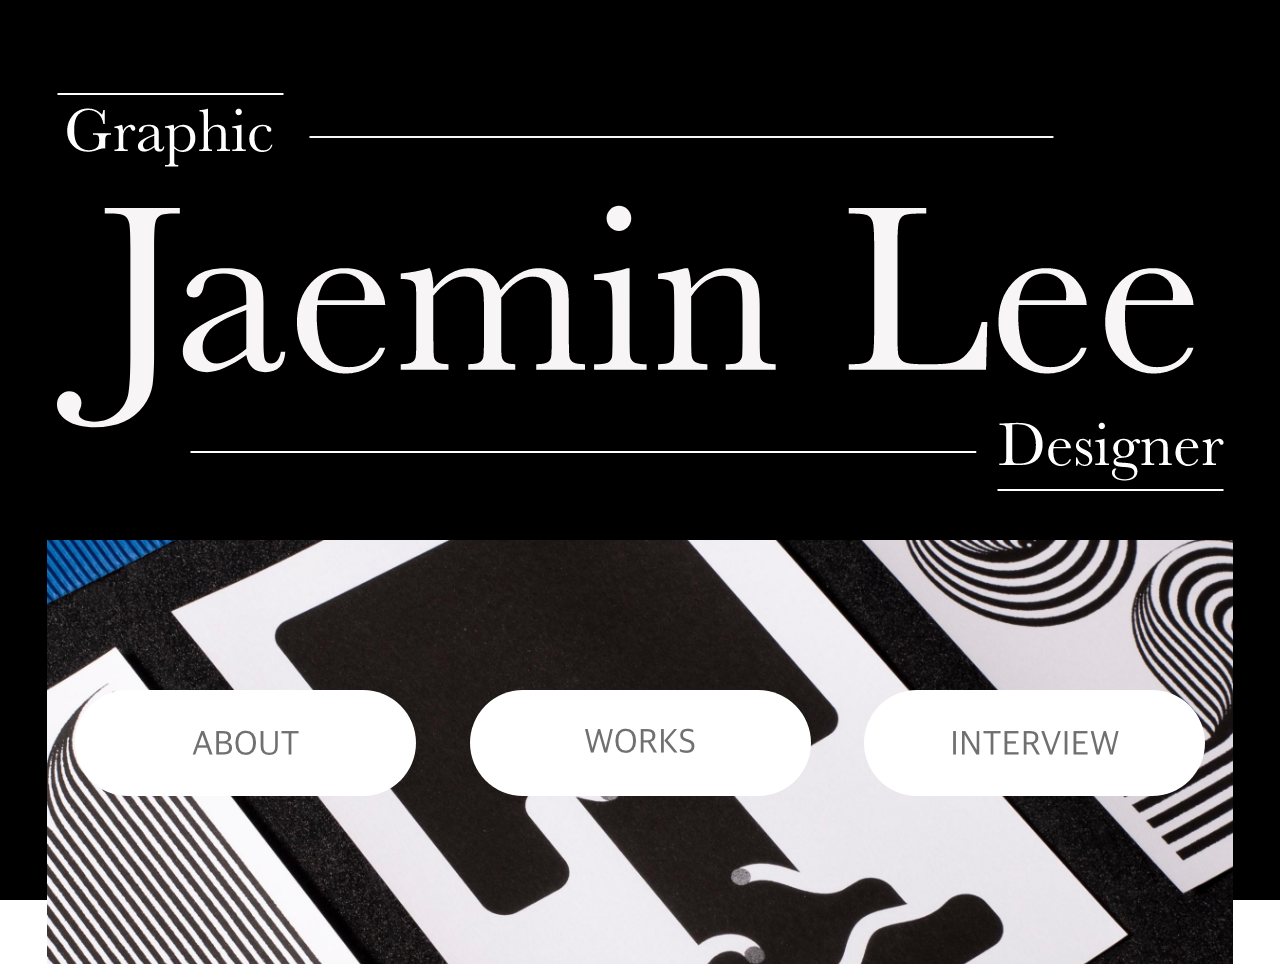
<file: index.html>
<!DOCTYPE html>
<html lang="ko">
<head>
    <meta charset="UTF-8">
    <meta http-equiv="X-UA-Compatible" content="IE=edge">
    <meta name="viewport" content="width=device-width, initial-scale=1.0">
    <title>Designer : Jaemin lee</title>
    <link rel="stylesheet" href="master.css">
</head>
<body>
    <div class="cont">
        <div class="main_logo">
            <img src="img/main_logo.png">
        </div>
        <div class="wrap">
            <div class="button_background">
                <div class="box1">
                 <a href="sub01.html"><img src="img/about.png"></a>
                 <a href="sub02.html"><img src="img/work.png"></a>
                 <a href="sub03.html"><img src="img/interview.png"></a>
                </div>     
            </div>
        </div>    
    </div>   
</body>
</html>
</file>
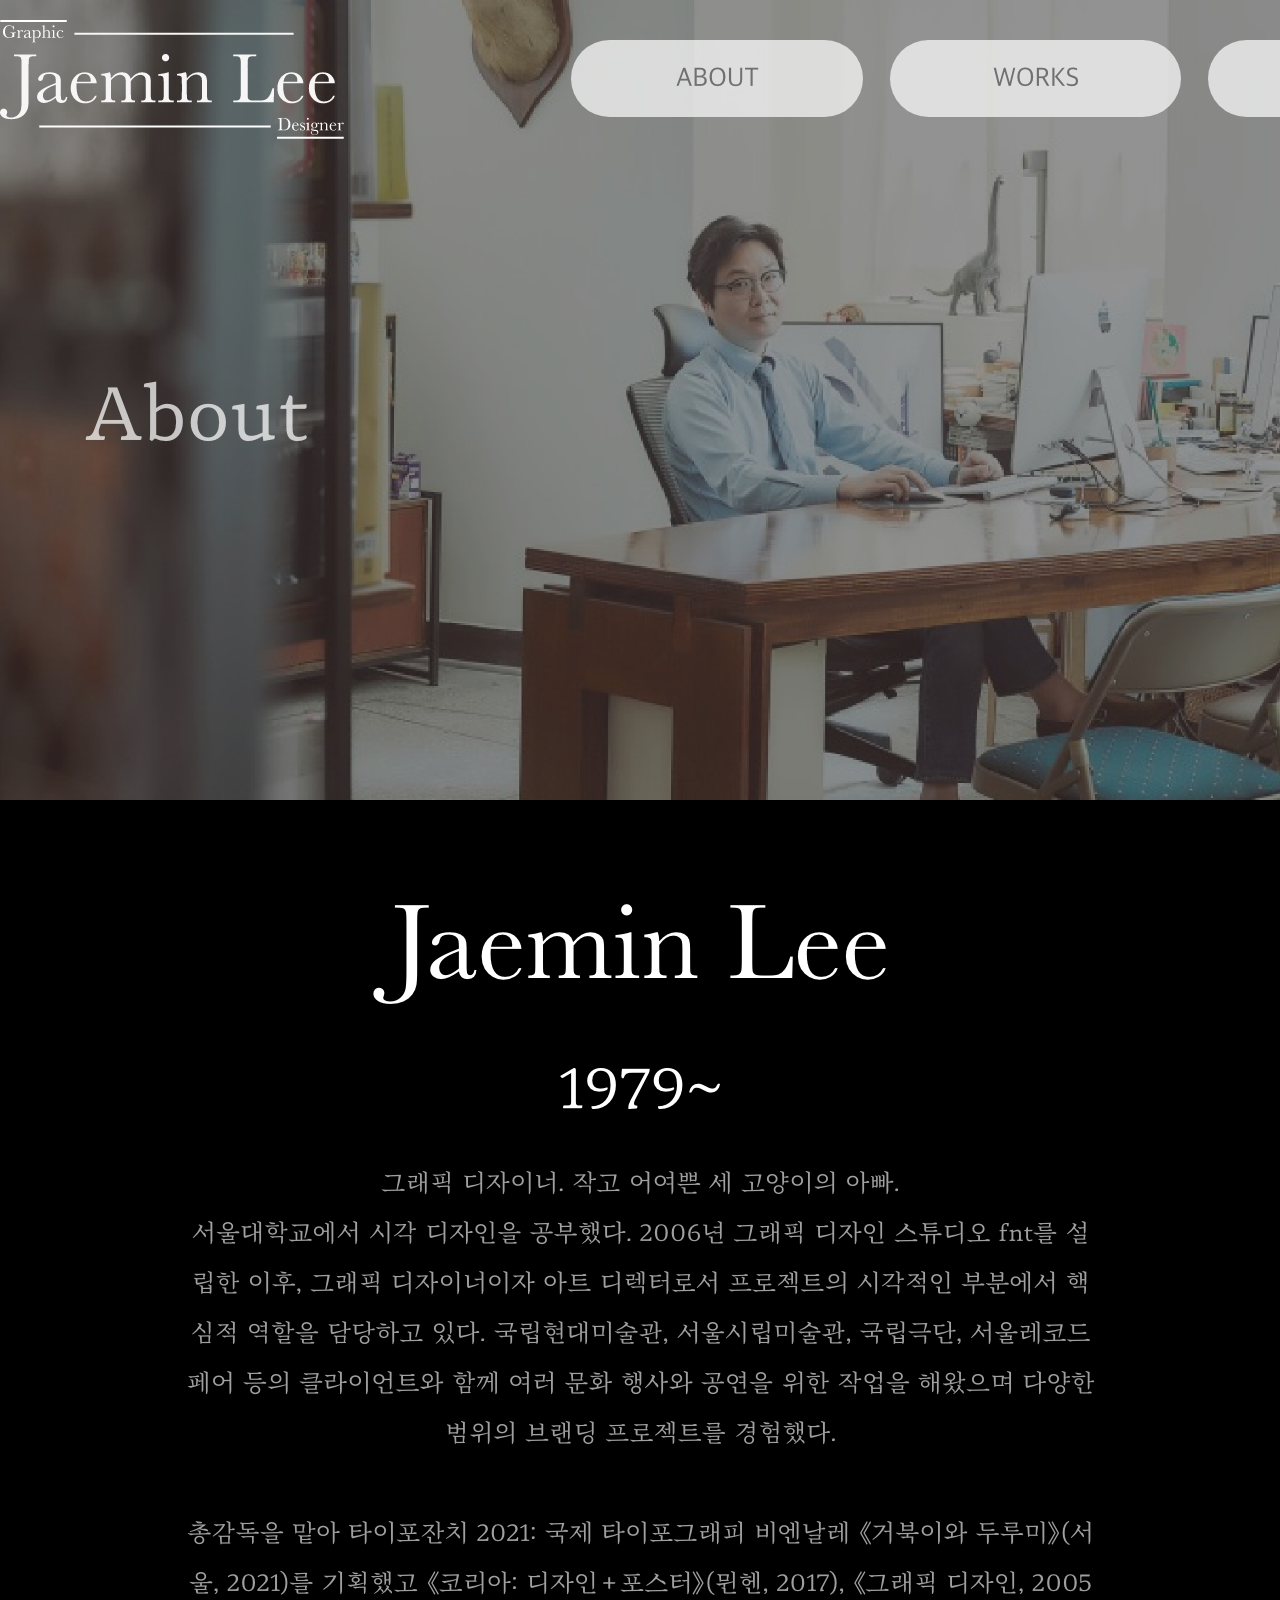
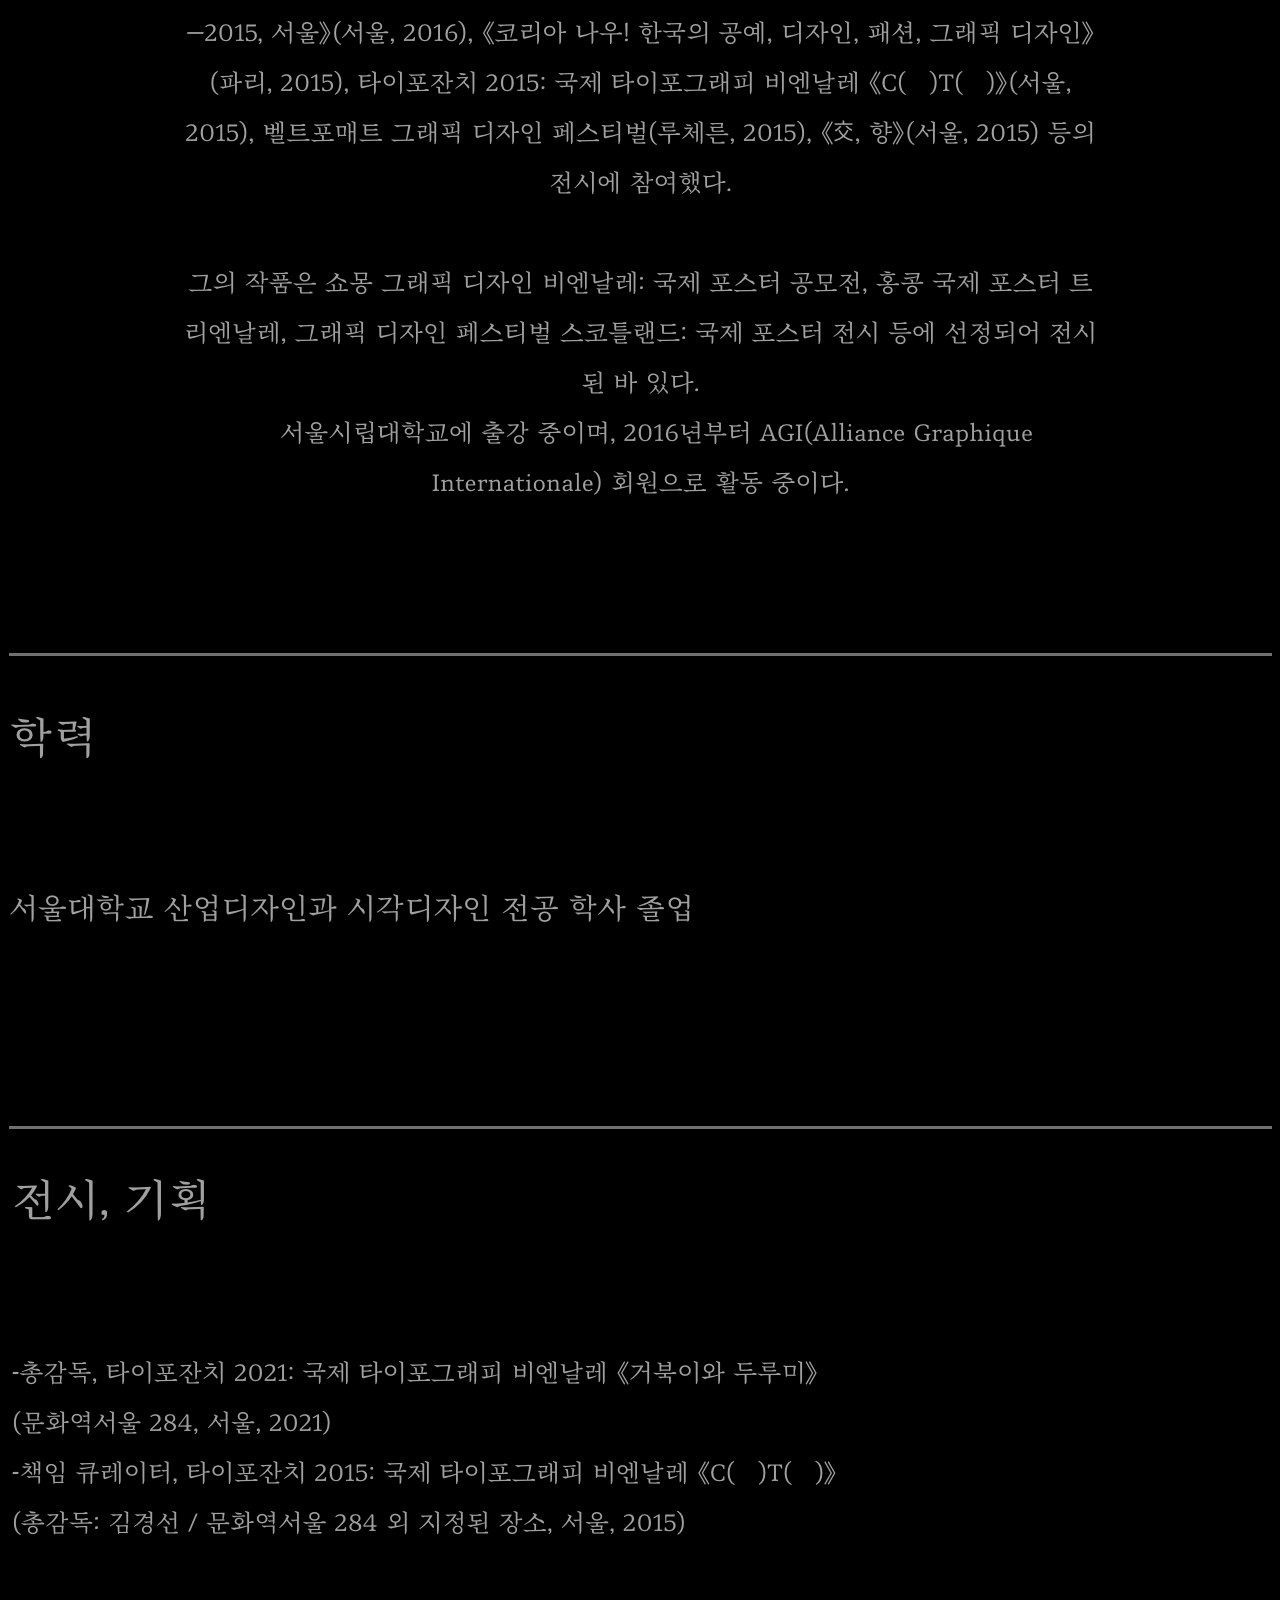
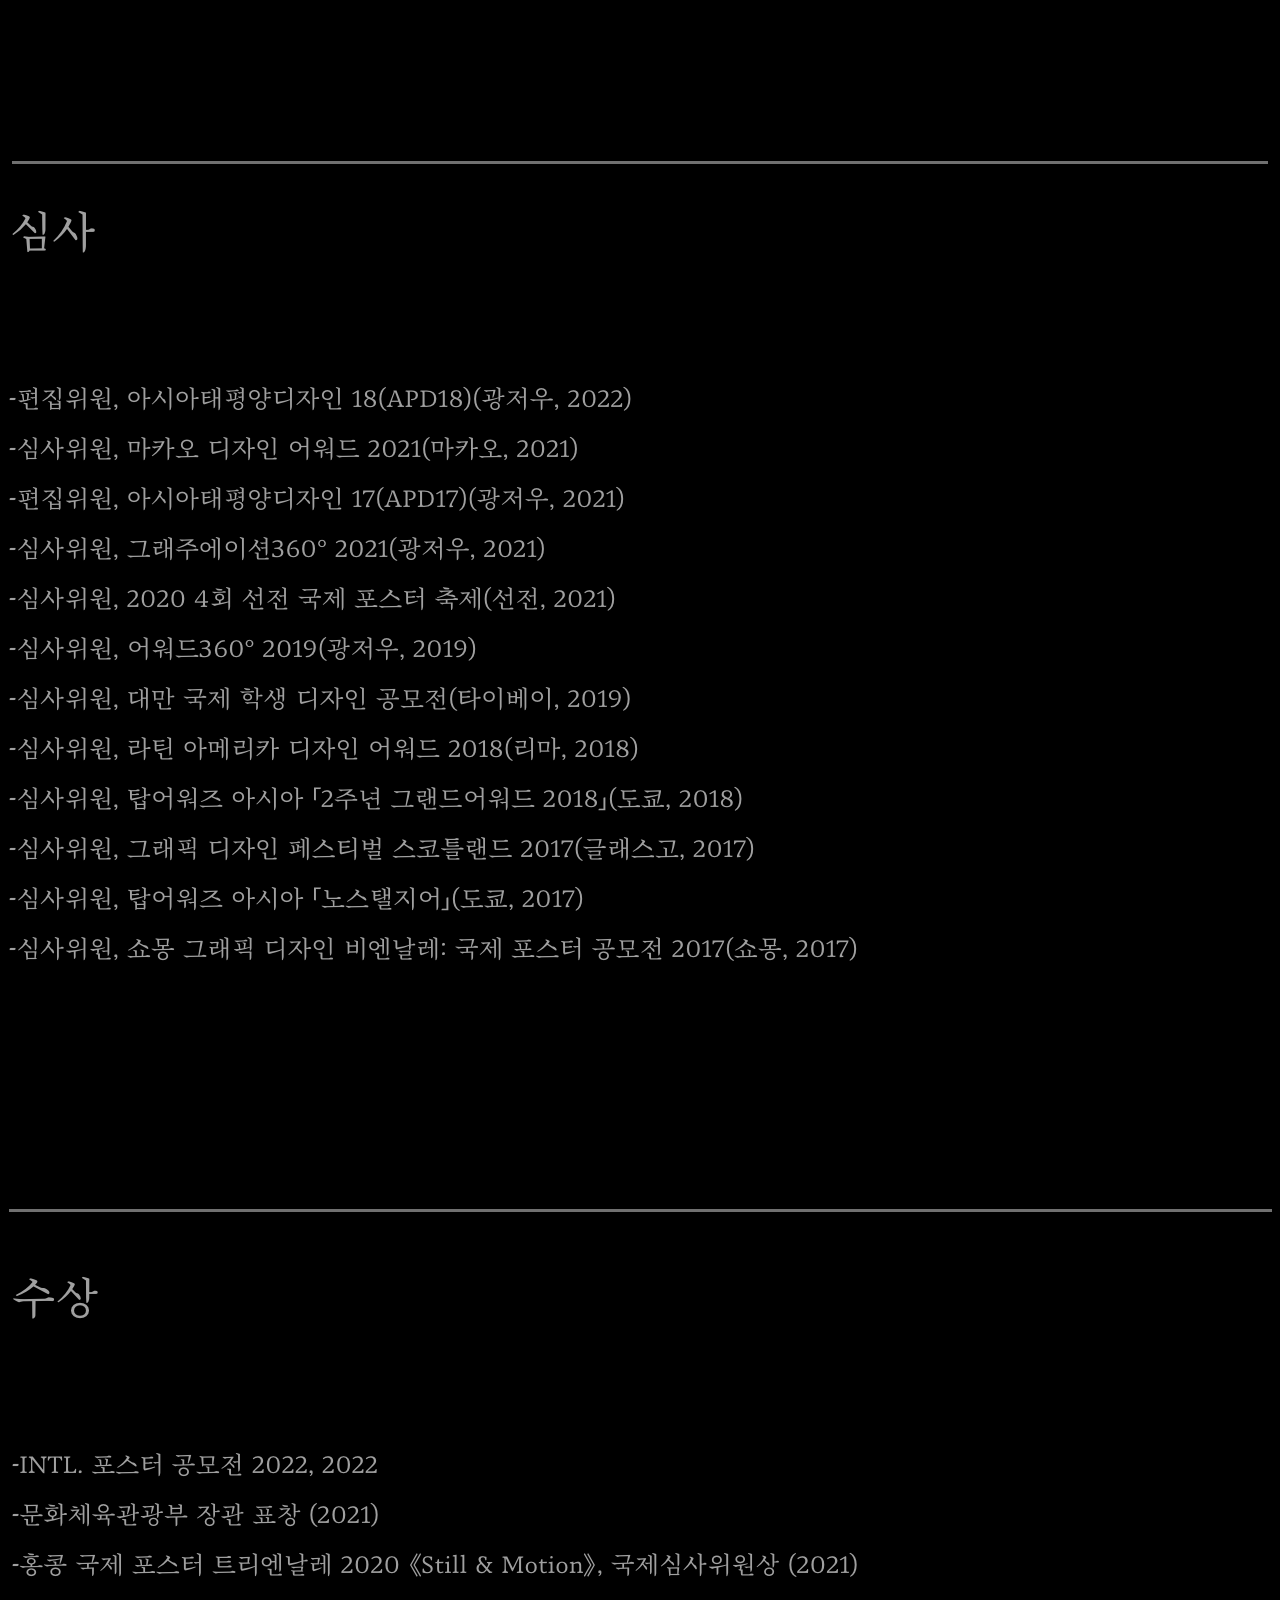
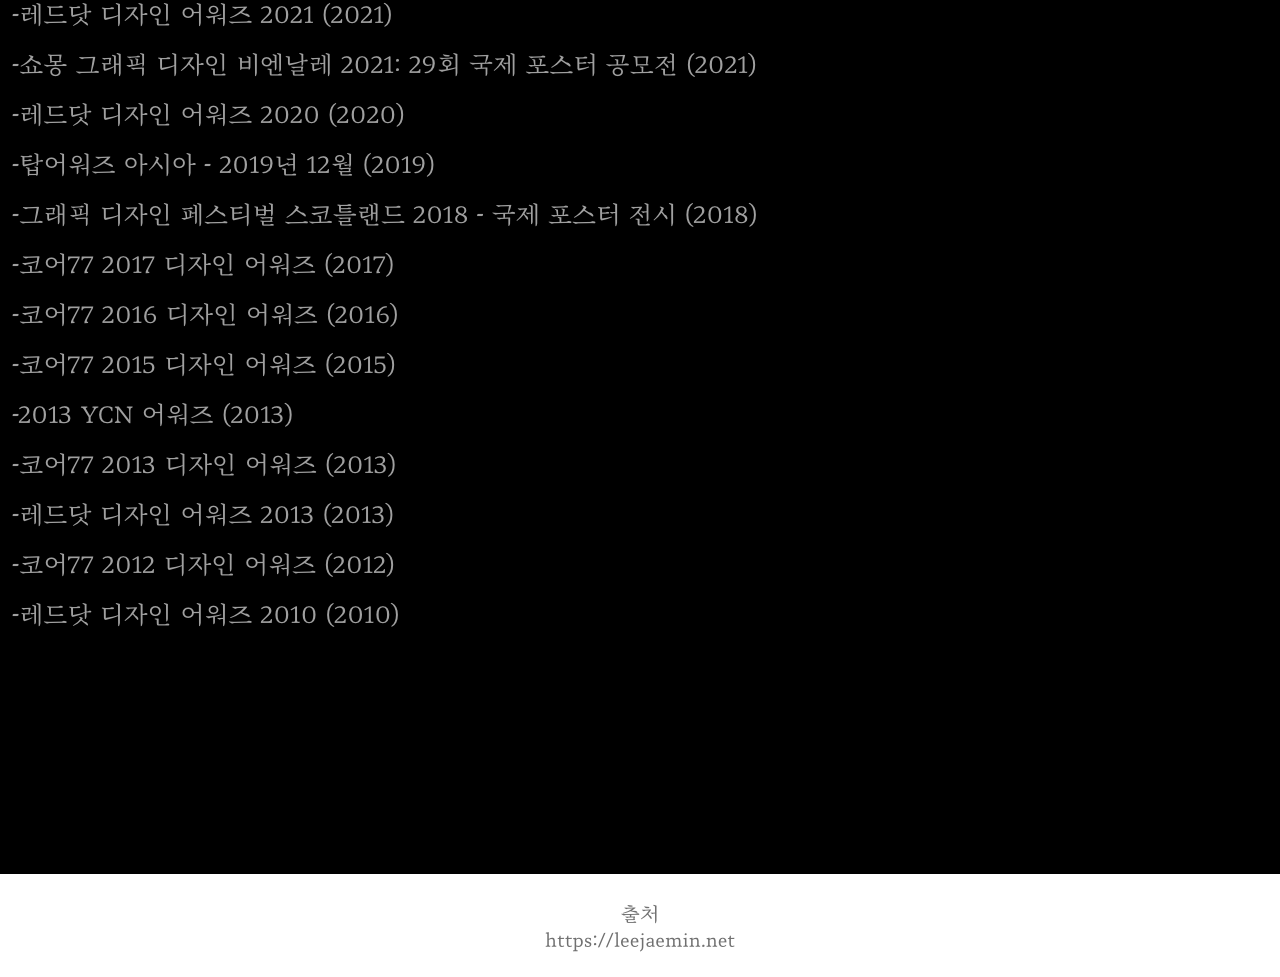
<file: sub01.html>
<!DOCTYPE html>
<html lang="ko">
<head>
    <meta charset="UTF-8">
    <meta http-equiv="X-UA-Compatible" scontent="IE=edge">
    <meta name="viewport" content="width=device-width, initial-scale=1.0">
    <title>JaeminLee</title>
    <link rel="stylesheet" href="master.css">
</head>
<body>
    <section>

        <div class="box0">
            <div class="s01_b01">
                <nav>
                    <ul>
                        <li class="bt00"><a href="index.html"><img src="img/sub_logo.png"></a></li>
                        <li class="bt01"><a href="sub01.html"><img src="img/sub_about.png"></a></li>
                        <li class="bt02"><a href="sub02.html"><img src="img/sub_works.png"></a></li>
                        <li class="bt03"><a href="sub03.html"><img src="img/sub_interview.png"></a></li>
                    </ul>
                </nav>
                <div class="s01_bo1_txt">
                    <img src="img/About_.png">
                </div>
            </div>

            <div class="s01_b02">
             <img src="img/about_txt01.png">   
            </div>

            <div class="s01_b03">
                <div class="b_bo03">
                    <img src="img/about_txt02.png">
                </div>
            </div>

            <div class="s01_b04">
                <div class="b_bo04">
                 <img src="img/about_txt03.png">
                </div>
            </div>

            <div class="s01_b05">
                <div class="b_bo05">
                    <img src="img/about_txt04.png">
               </div>
            </div>
            <div class="s01_b06">
                <img src="img/about_05.png">
            </div>
        </div>    
    </section>

    <footer>
        <div class="ft">
            <img src="img/ft.png">
        </div>
    </footer>
</body>
</html>
</file>
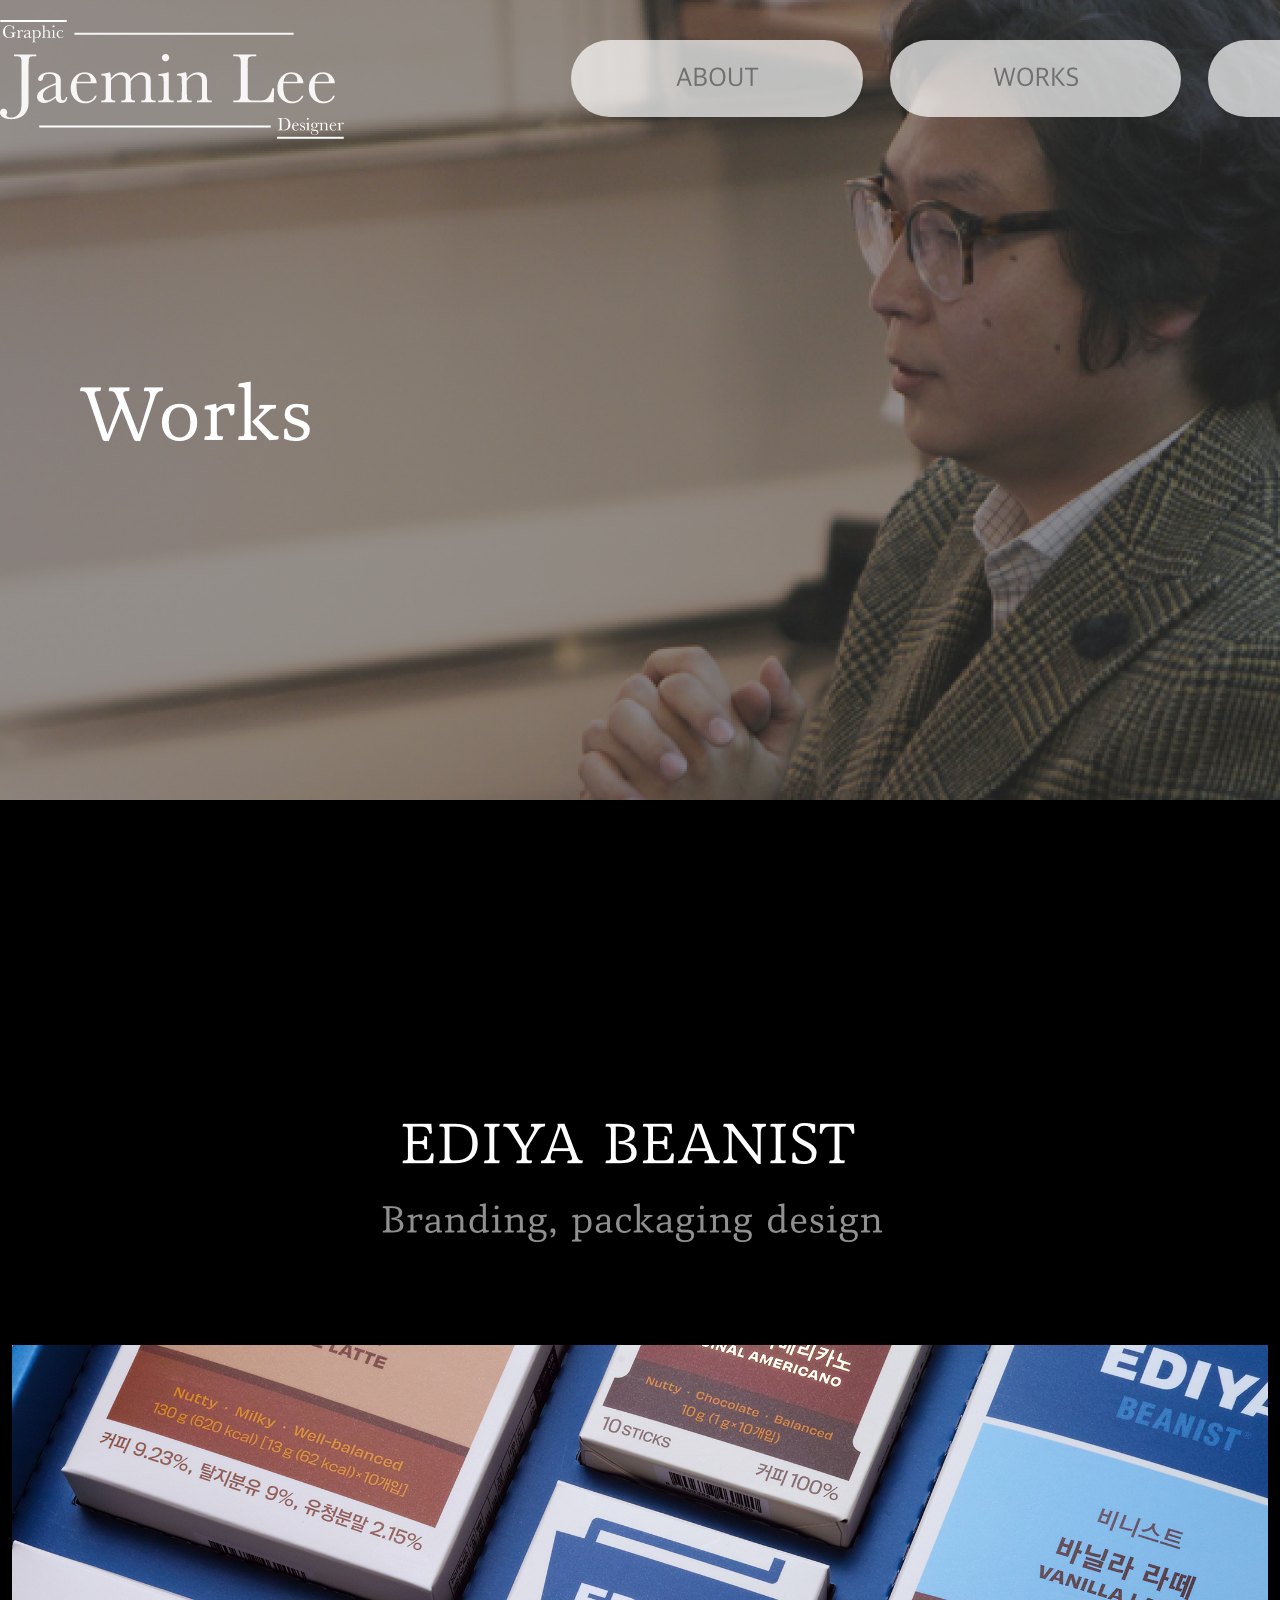
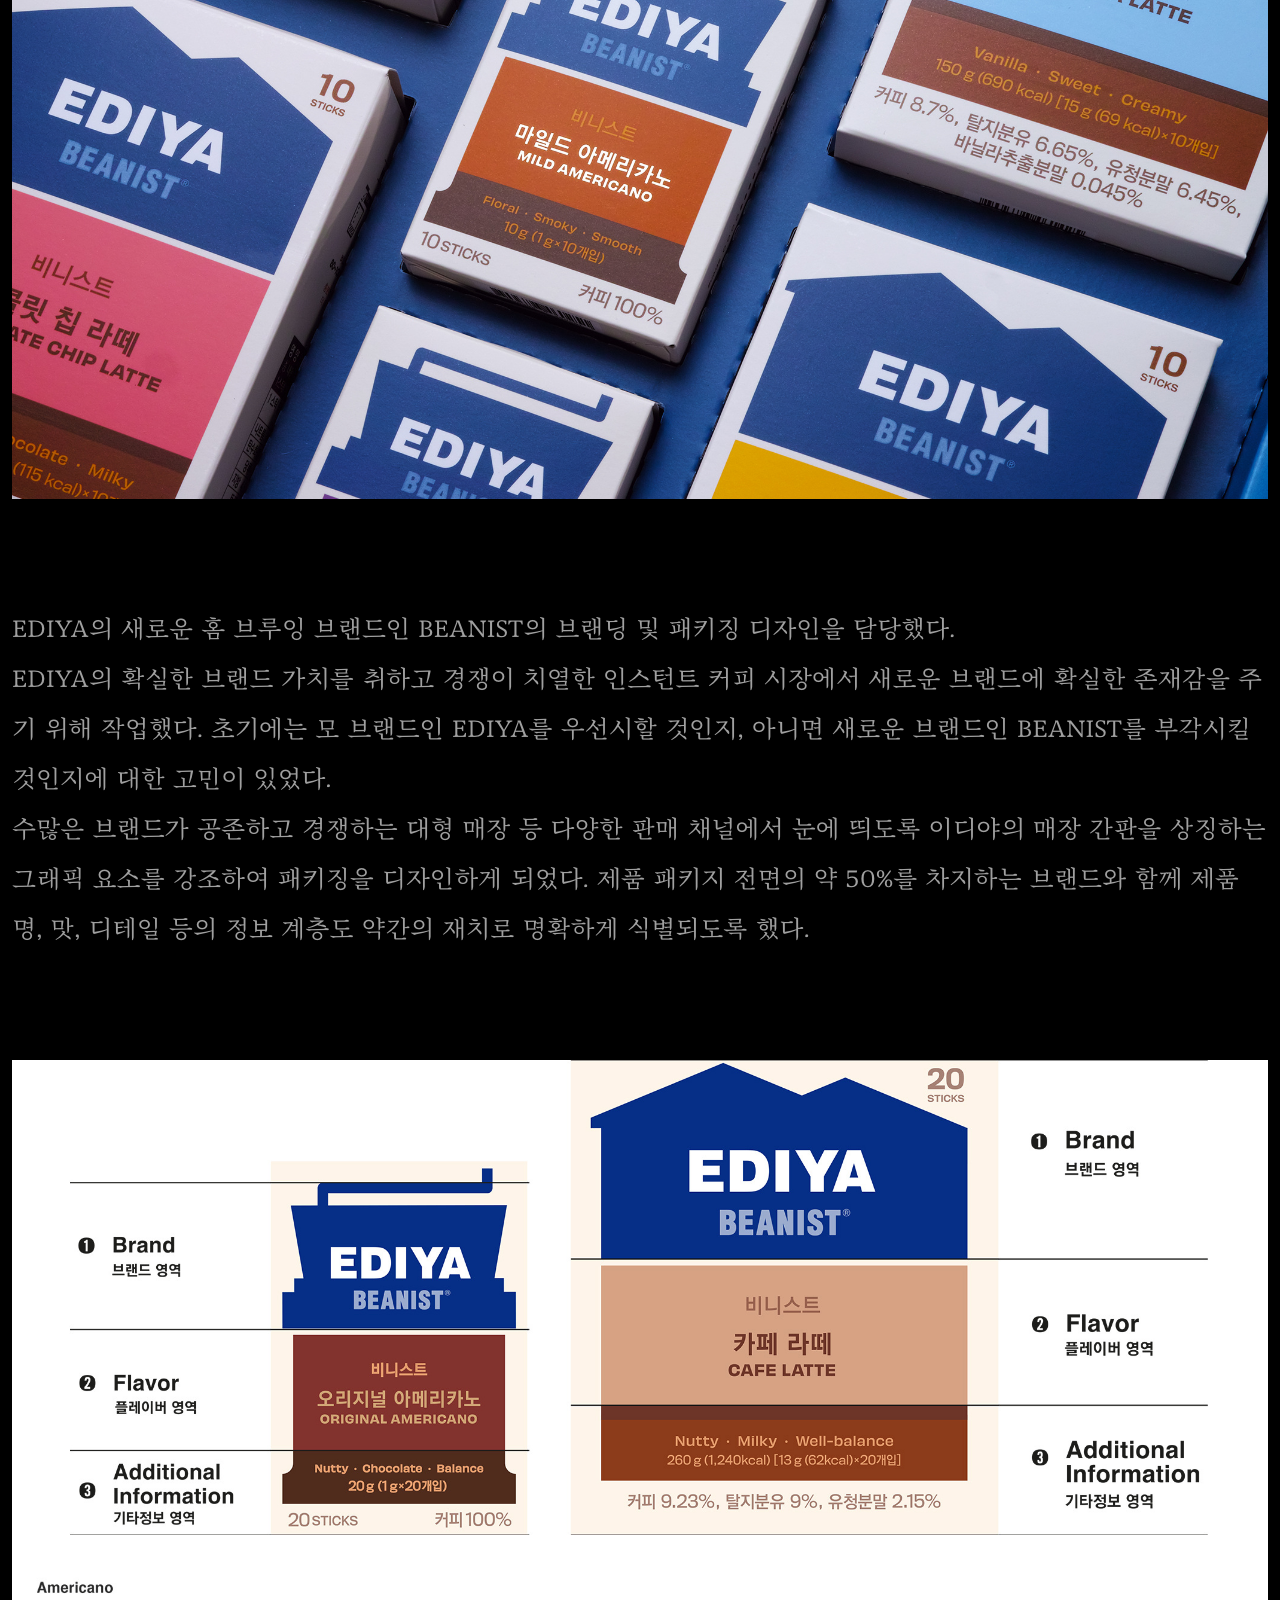
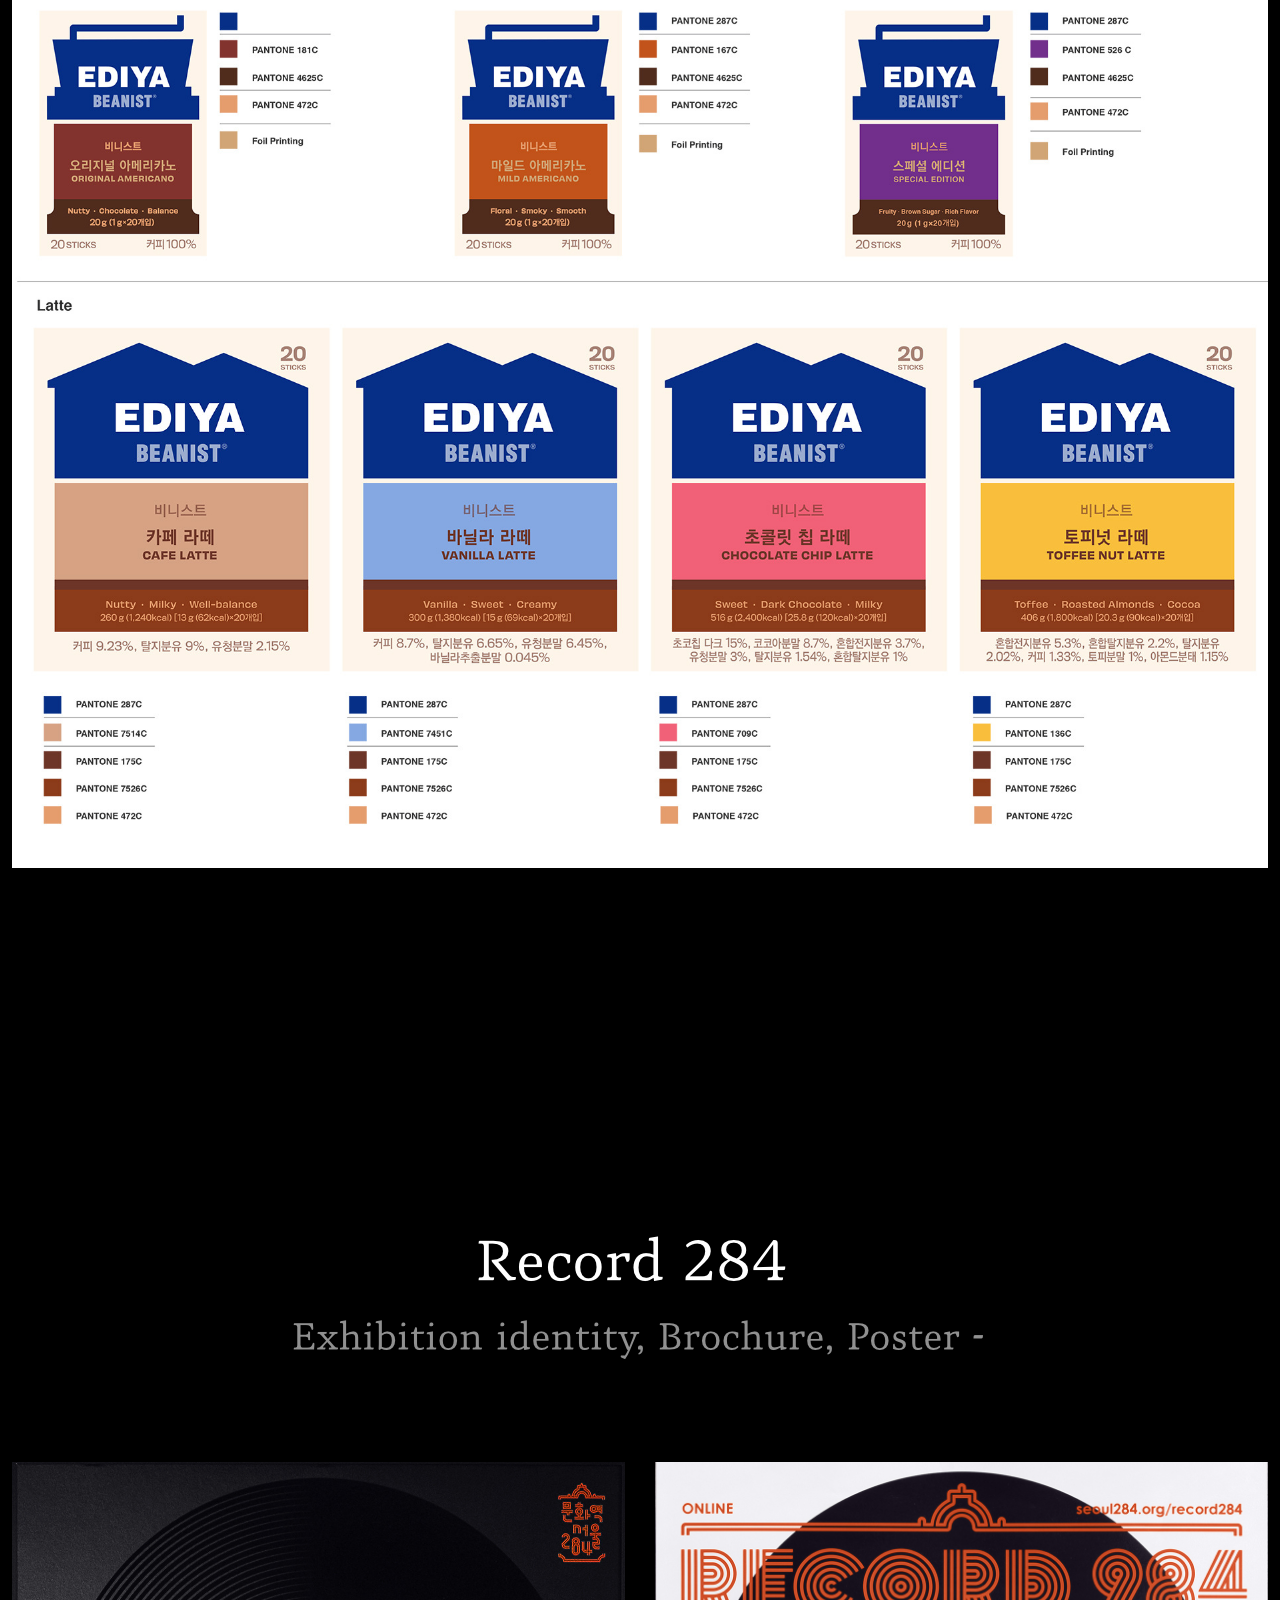
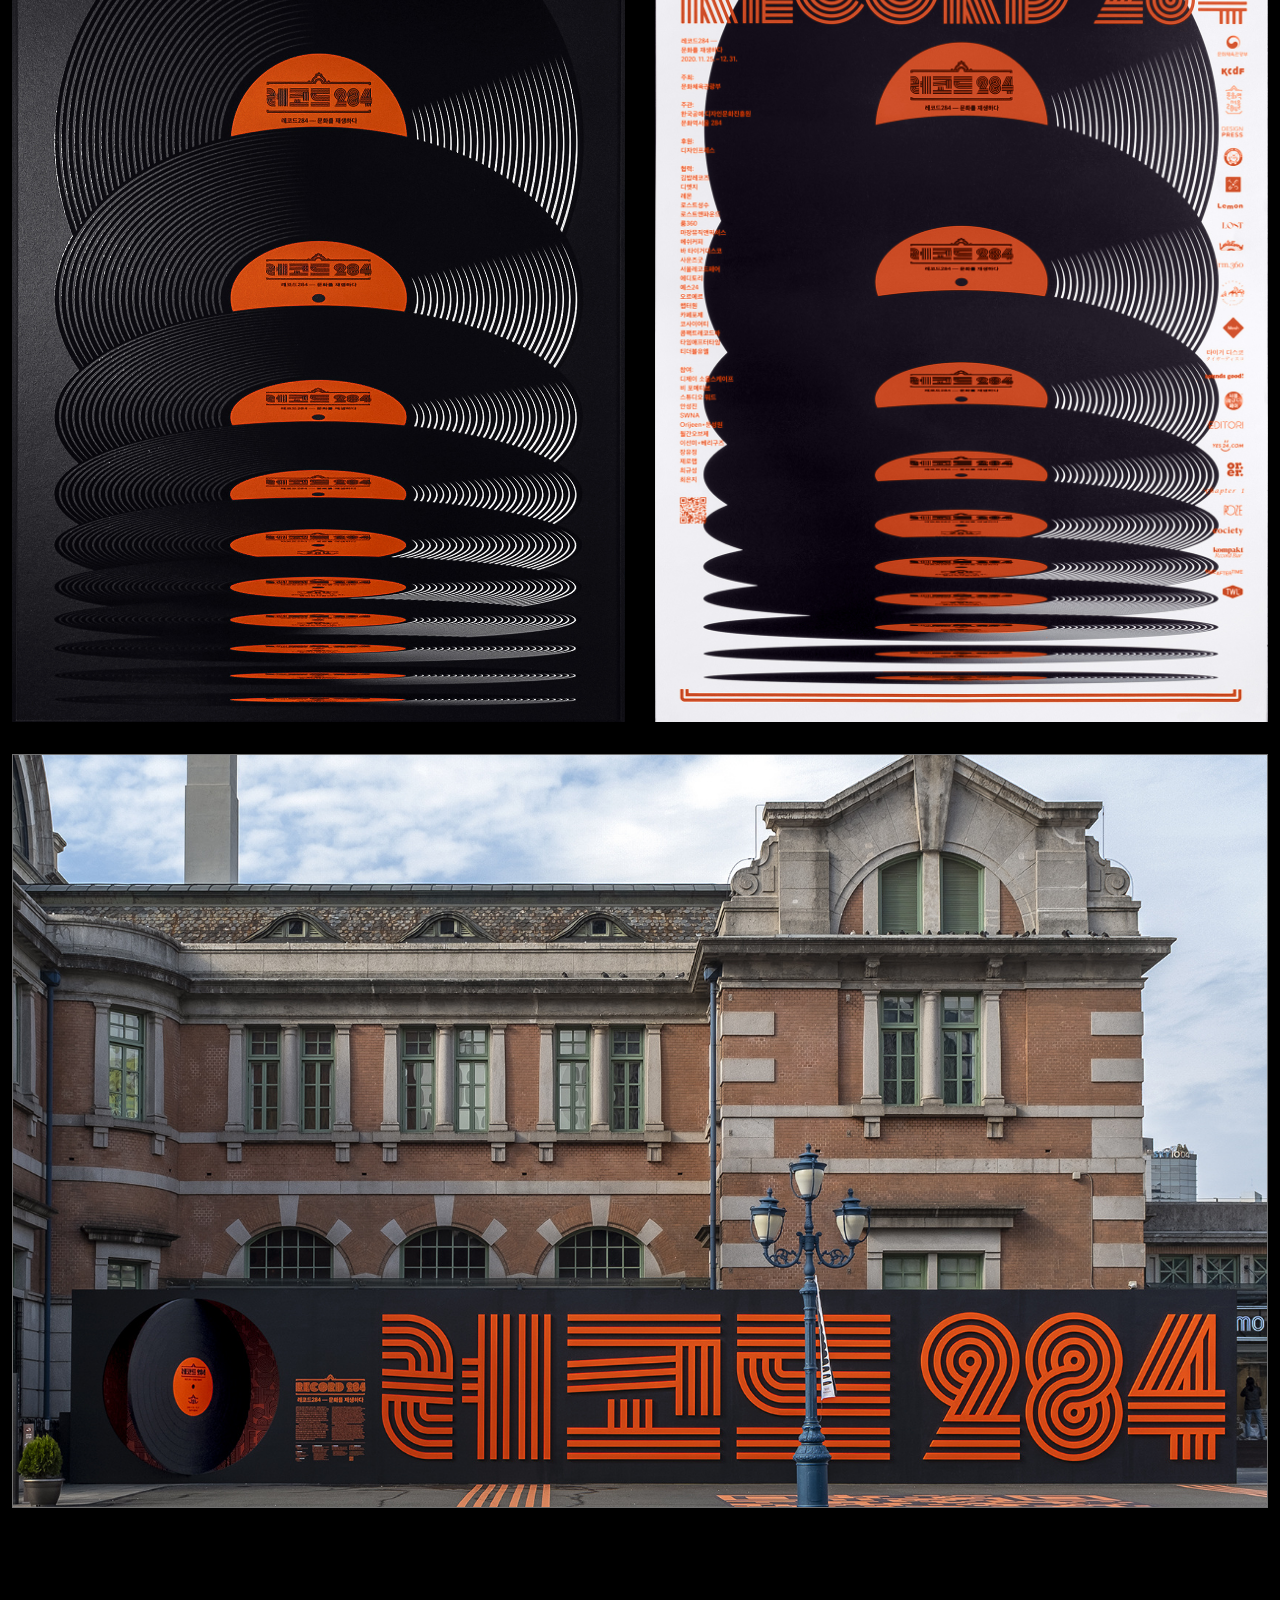
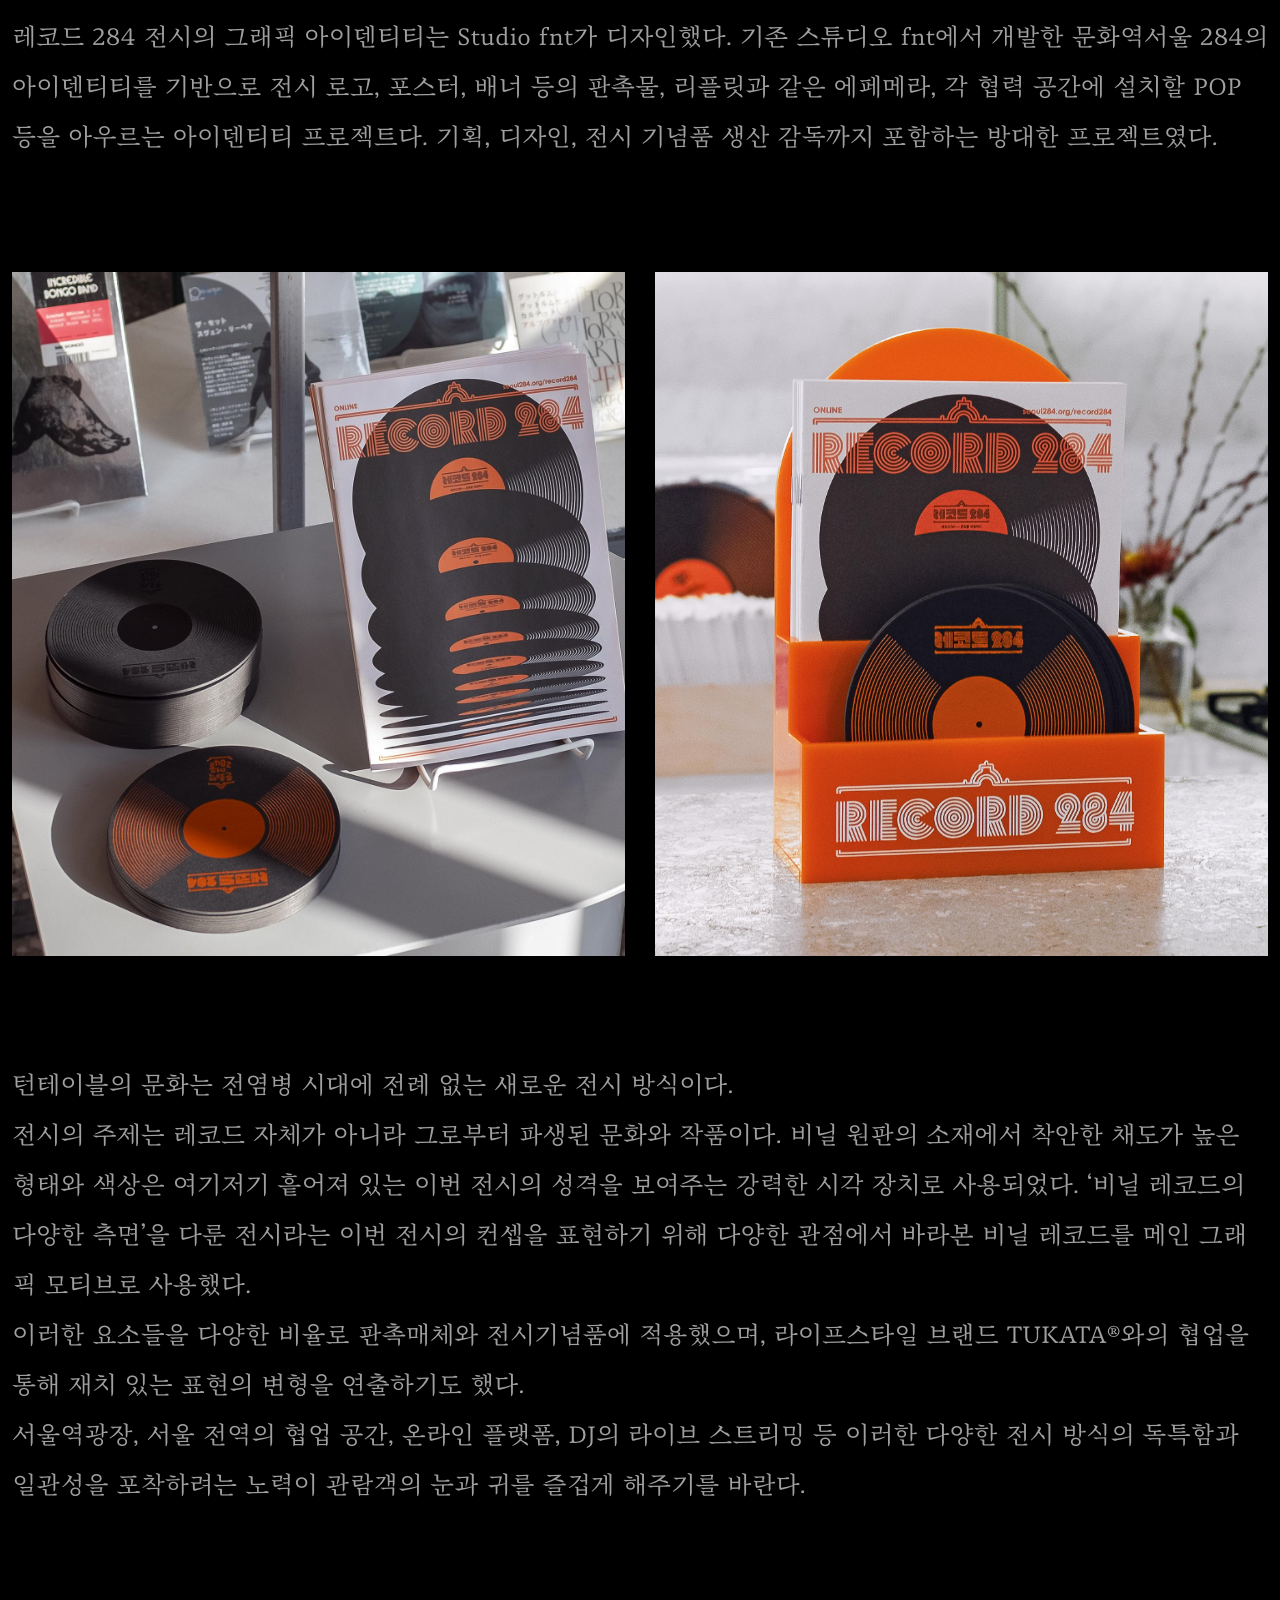
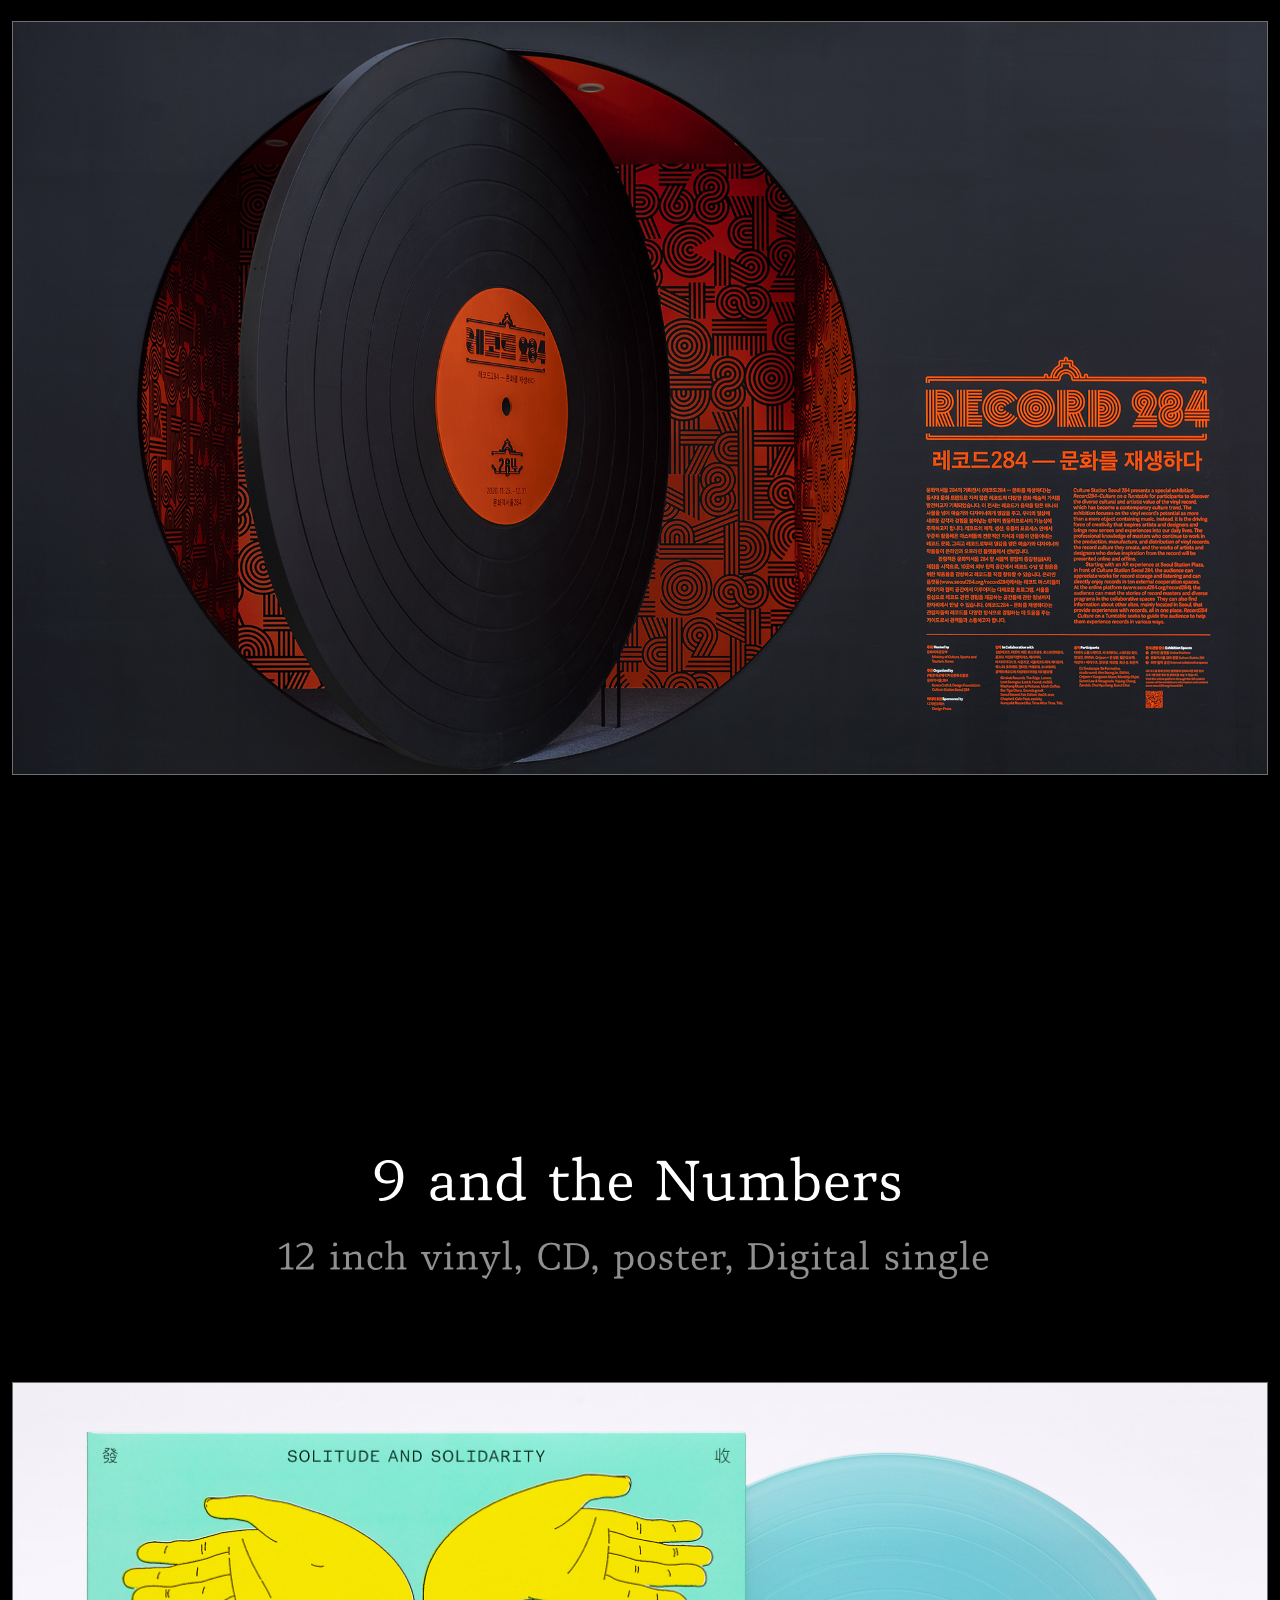
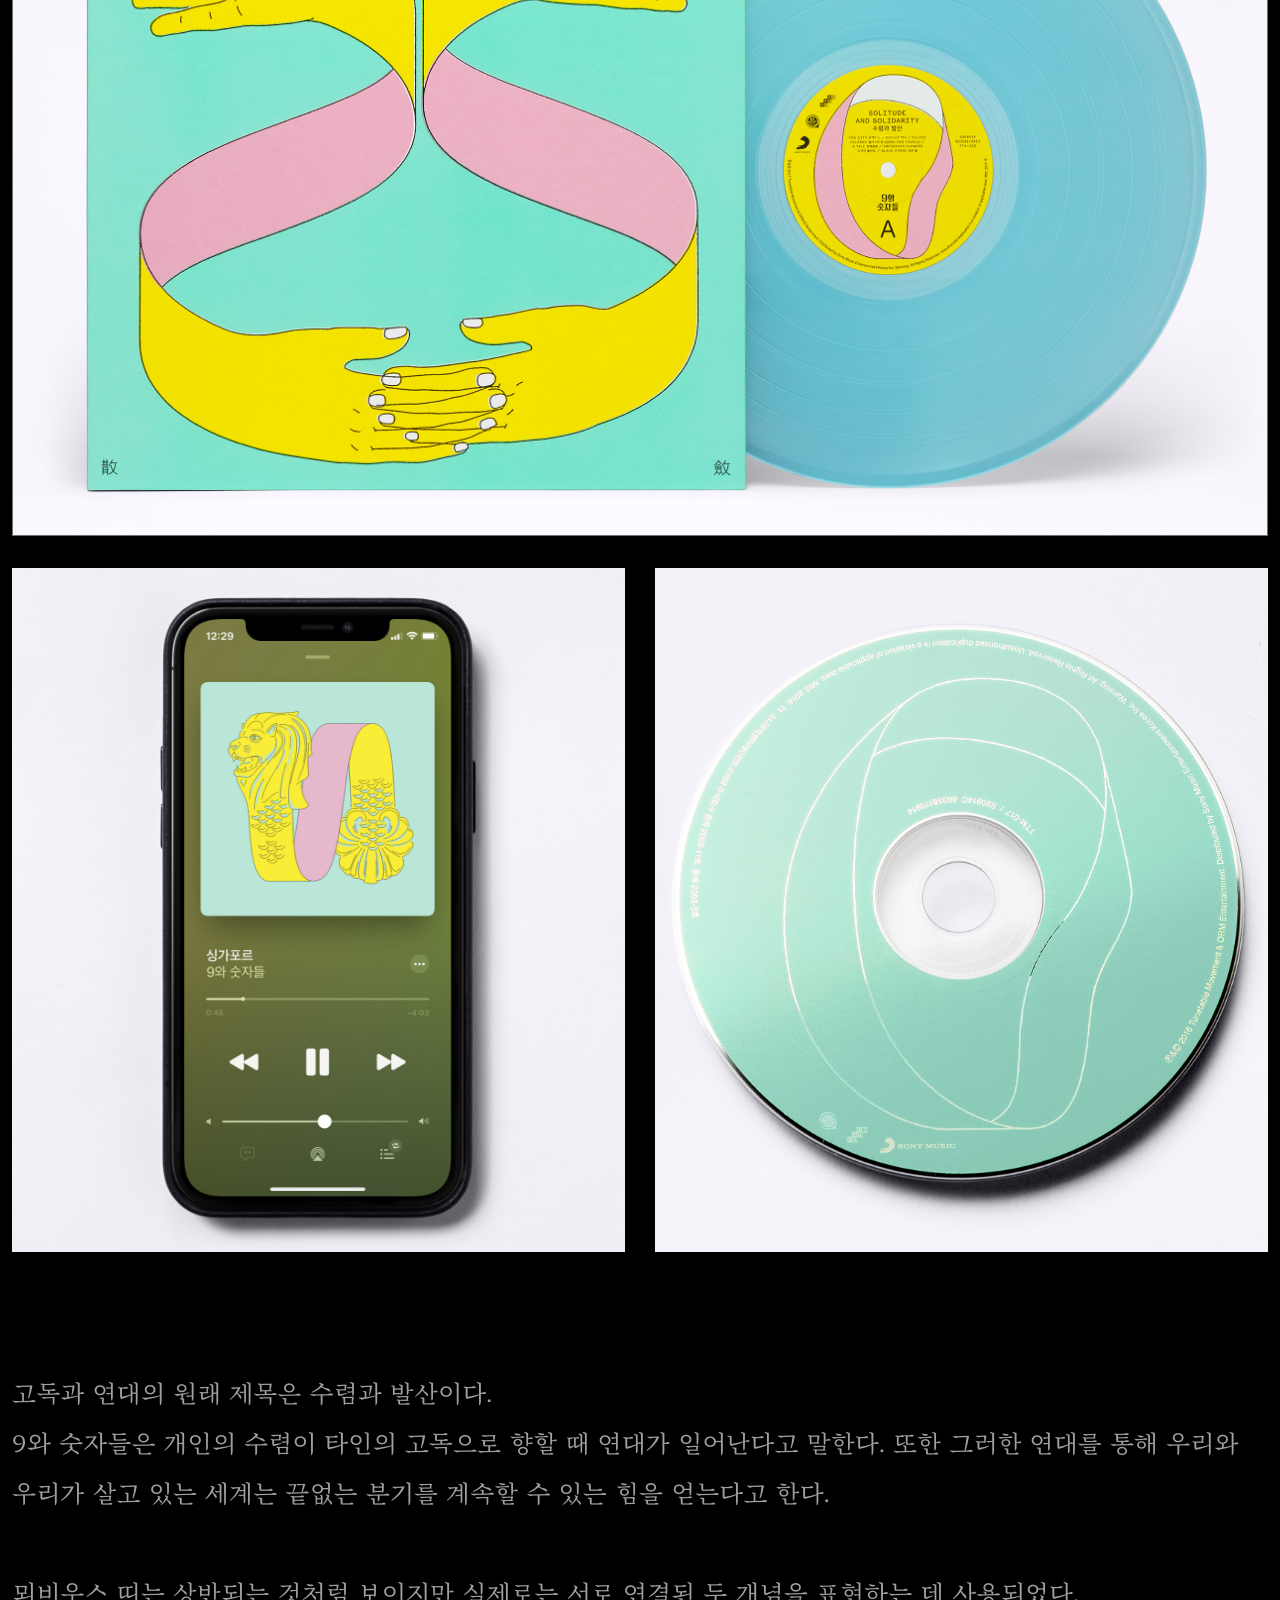
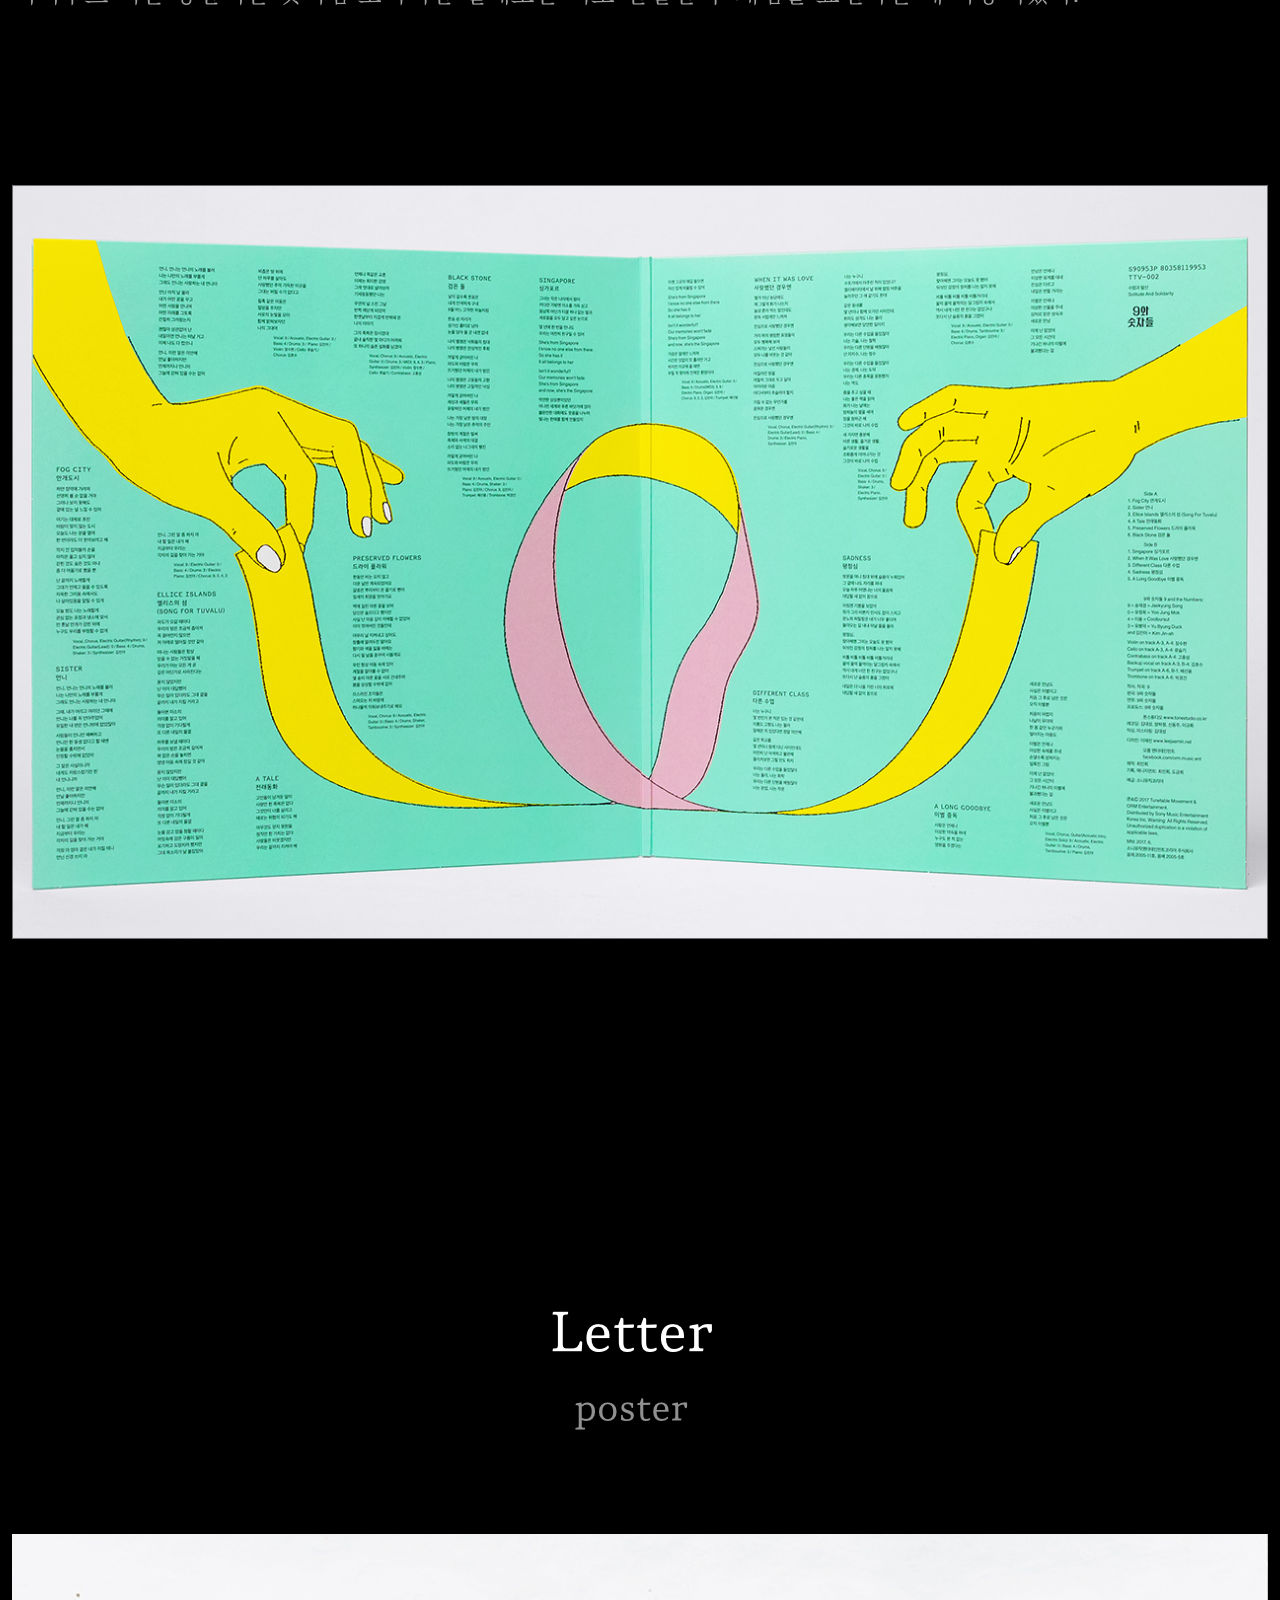
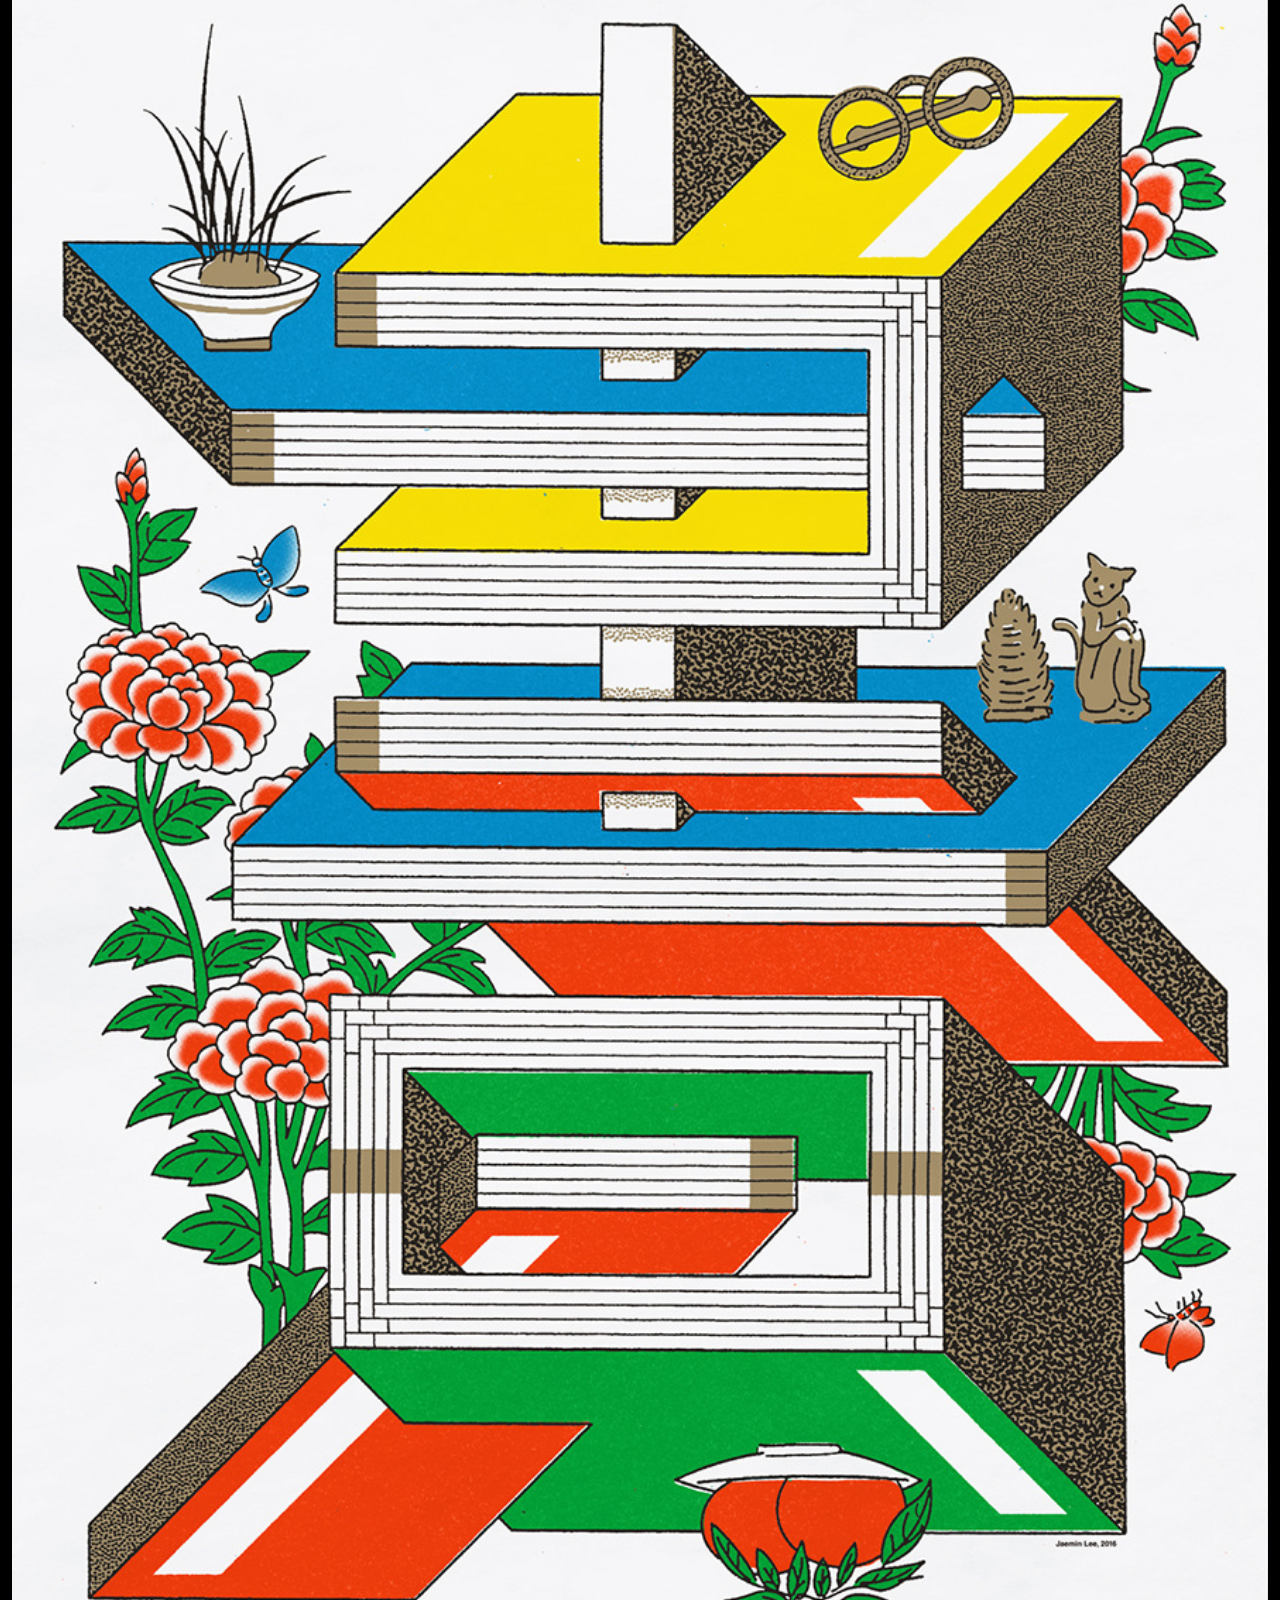
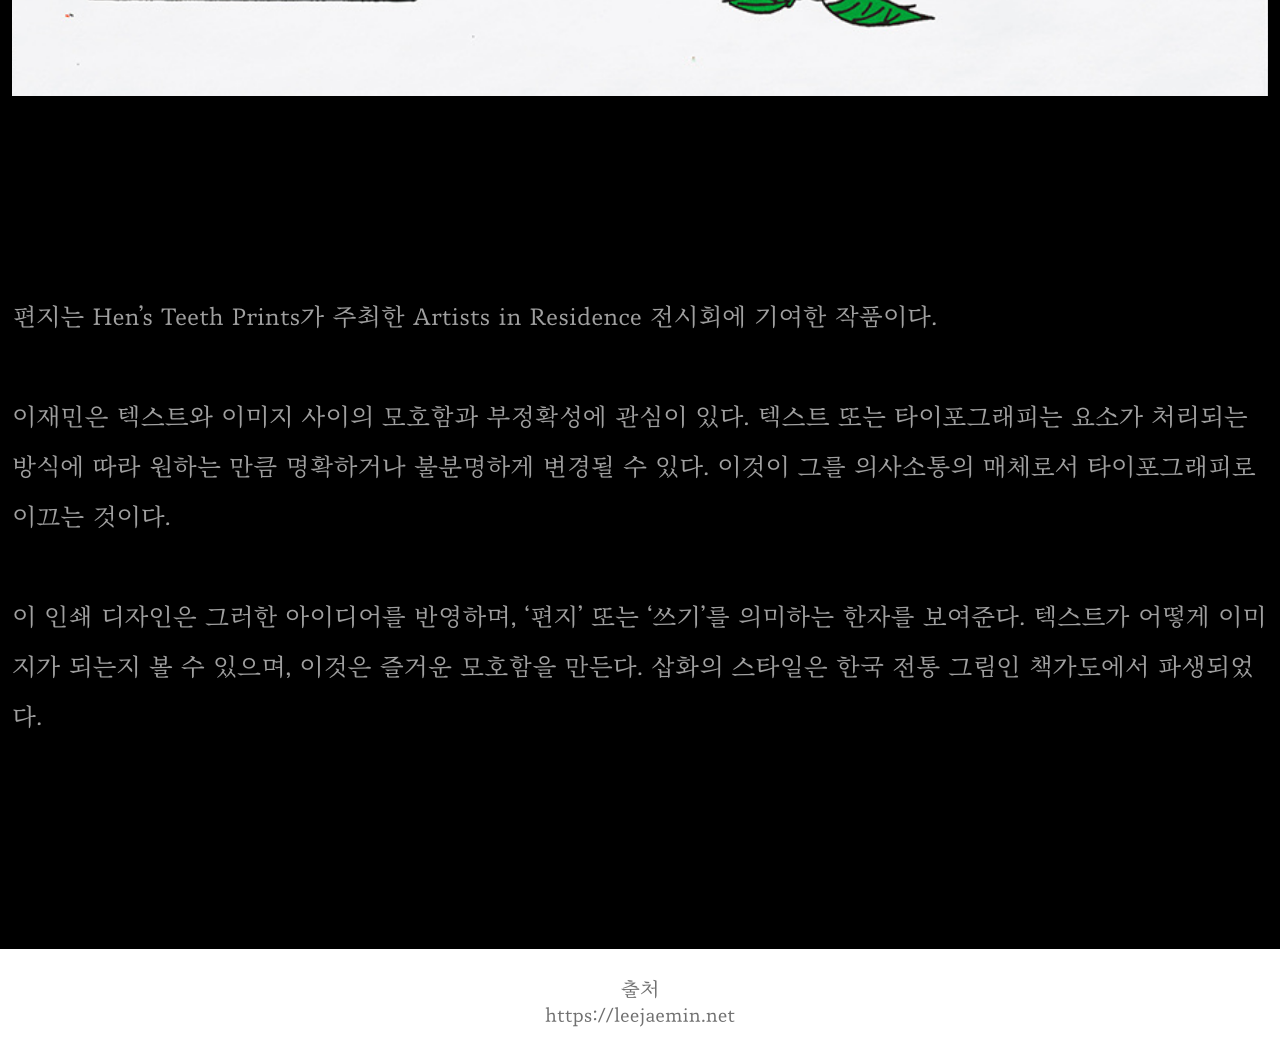
<file: sub02.html>
<!DOCTYPE html>
<html lang="ko">
<head>
    <meta charset="UTF-8">
    <meta http-equiv="X-UA-Compatible" content="IE=edge">
    <meta name="viewport" content="width=device-width, initial-scale=1.0">
    <title>JaeminLee</title>
    <link rel="stylesheet" href="master.css">
</head>
<body>
    <section>
        <div class="box0">
            <div class="s02_b01">
                <nav>
                    <ul>
                        <li class="bt00"><a href="index.html"><img src="img/sub_logo.png"></a></li>
                        <li class="bt01"><a href="sub01.html"><img src="img/sub_about.png"></a></li>
                        <li class="bt02"><a href="sub02.html"><img src="img/sub_works.png"></a></li>
                        <li class="bt03"><a href="sub03.html"><img src="img/sub_interview.png"></a></li>
                    </ul>
                </nav>
                <div class="s02_bo1_txt">
                 <img src="img/Works_.png">
                </div>
            </div>

            <div class="s02_b02">
                <img src="img/e1.png">
            </div>
            <div class="s02_b03">
                <img src="img/e_txt01.png">
            </div>
            <div class="s02_b04">
                <img src="img/e2.png">
            </div>
            <div class="s02_b05">
                <img src="img/r1.png">
            </div>
            <div class="s02_b06">
                <img src="img/r2.png">
            </div>
            <div class="s02_b07">
                <img src="img/r3.png">
            </div>
            <div class="s02_b08">
                <img src="img/r4.png">
            </div>
            <div class="s02_b09">
                <img src="img/r5.png">
            </div>
            <div class="s02_b10">
                <img src="img/c1.png">
            </div>
            <div class="s02_b11">
                <img src="img/c2.png">
            </div>
            <div class="s02_b12">
                <img src="img/c3.png">
            </div>
            <div class="s02_b13">
                <img src="img/l1.png">
            </div>
            <div class="s02_b14">
                <img src="img/l2.png">
            </div>
        </div>
    </section>

    <footer>
        <div class="ft">
            <img src="img/ft.png">
        </div>
    </footer>
</body>
</html>
</file>
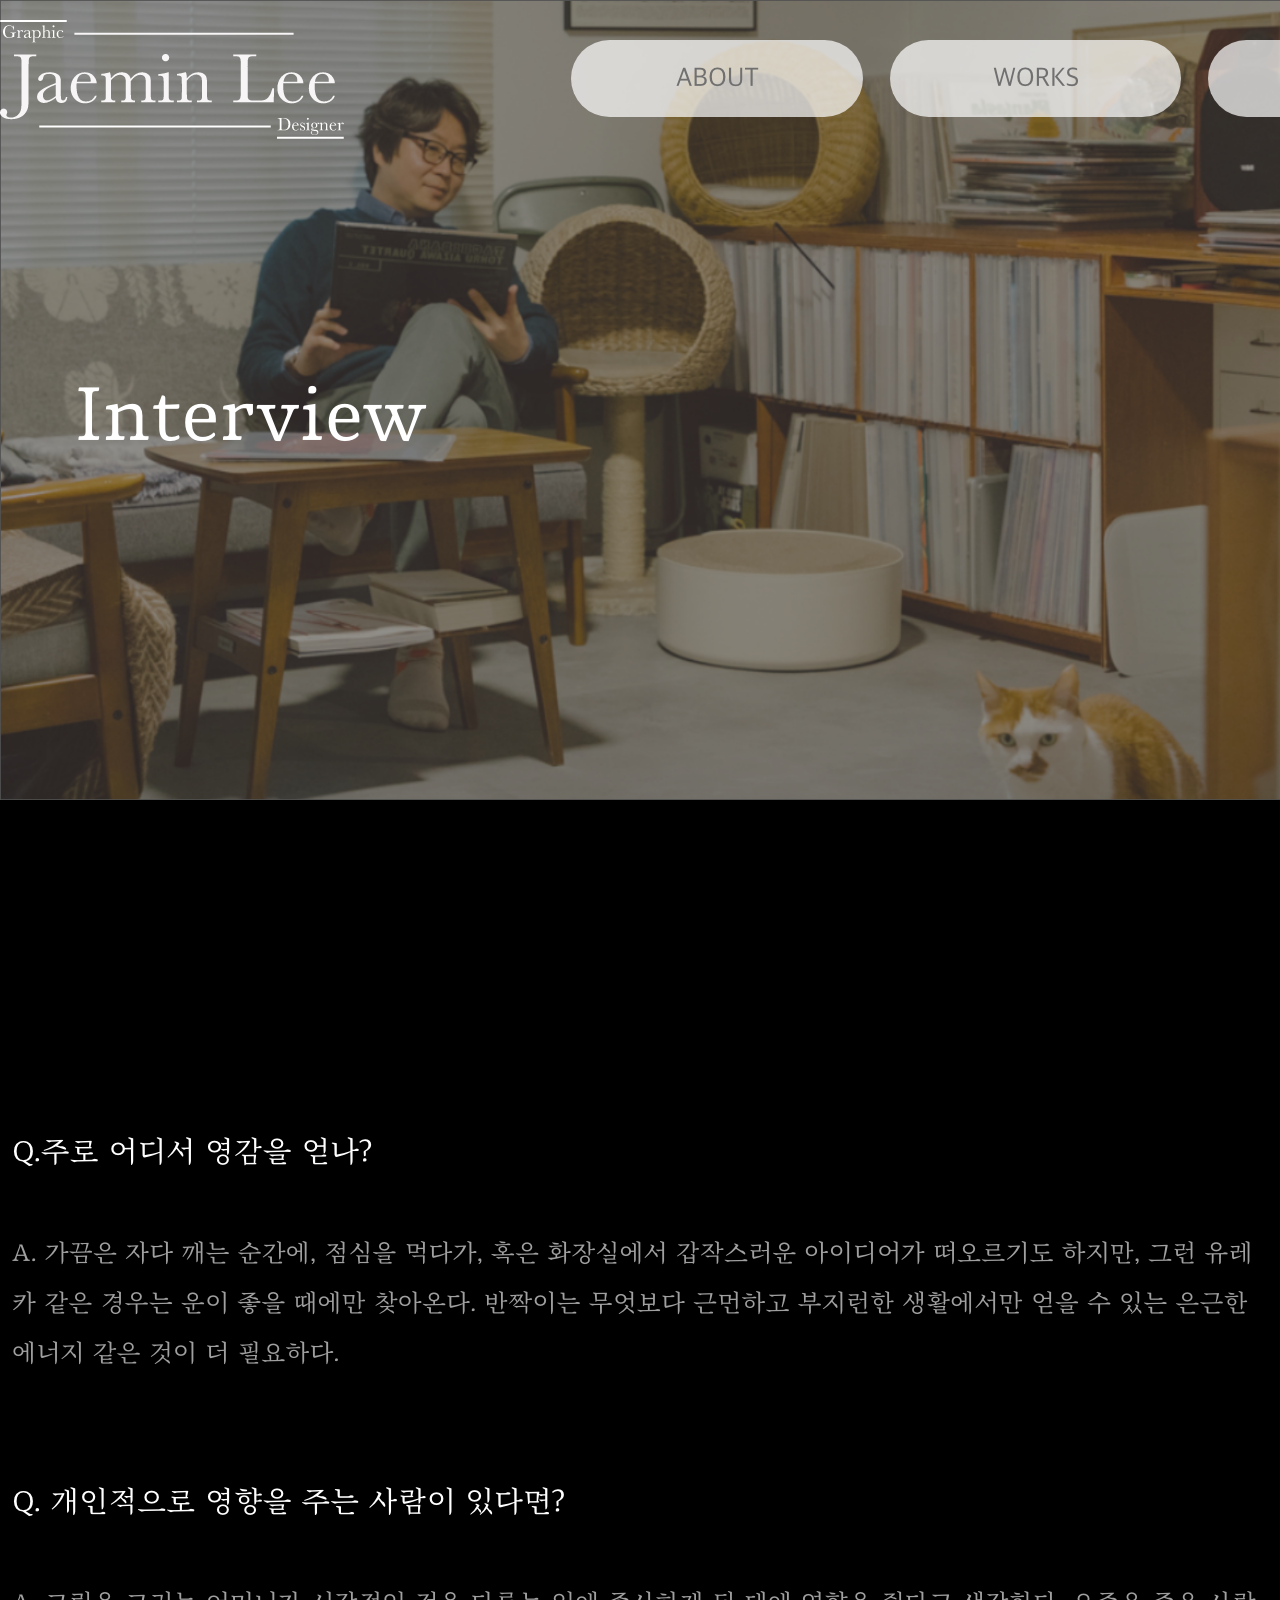
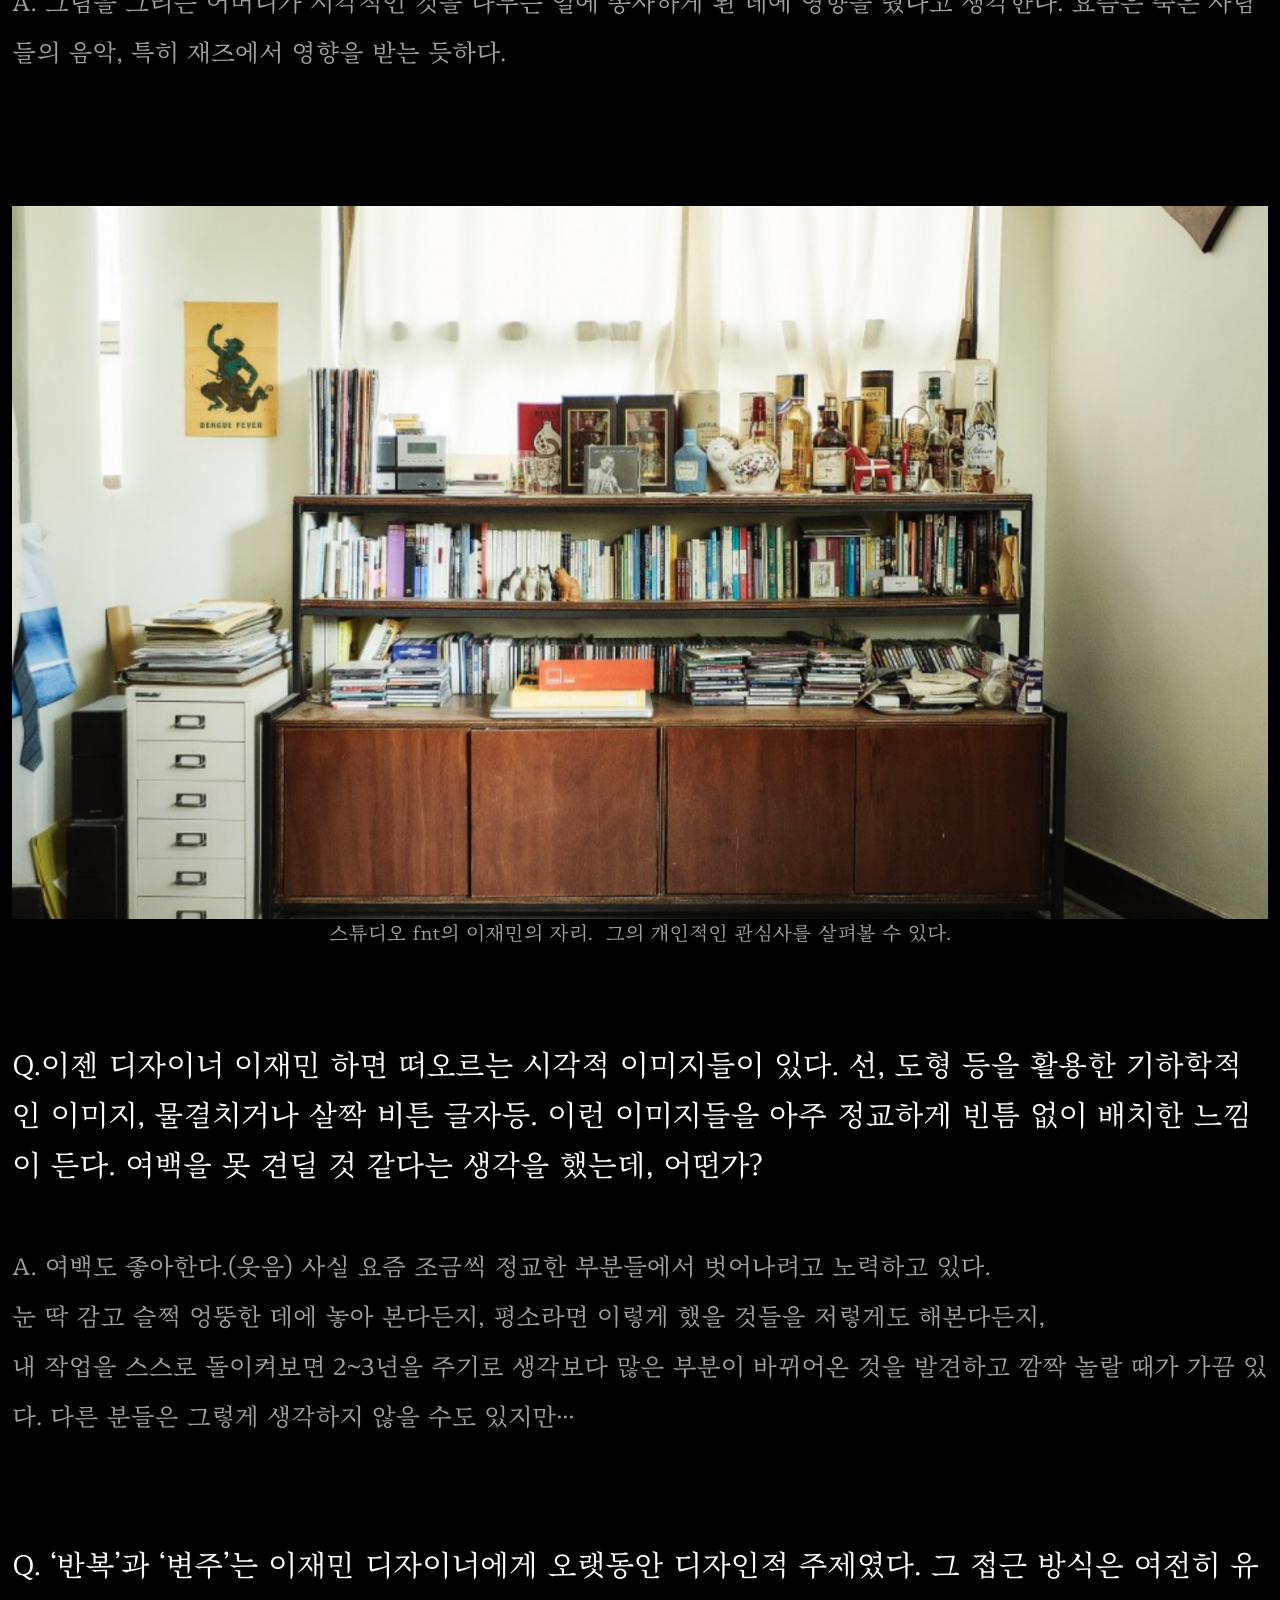
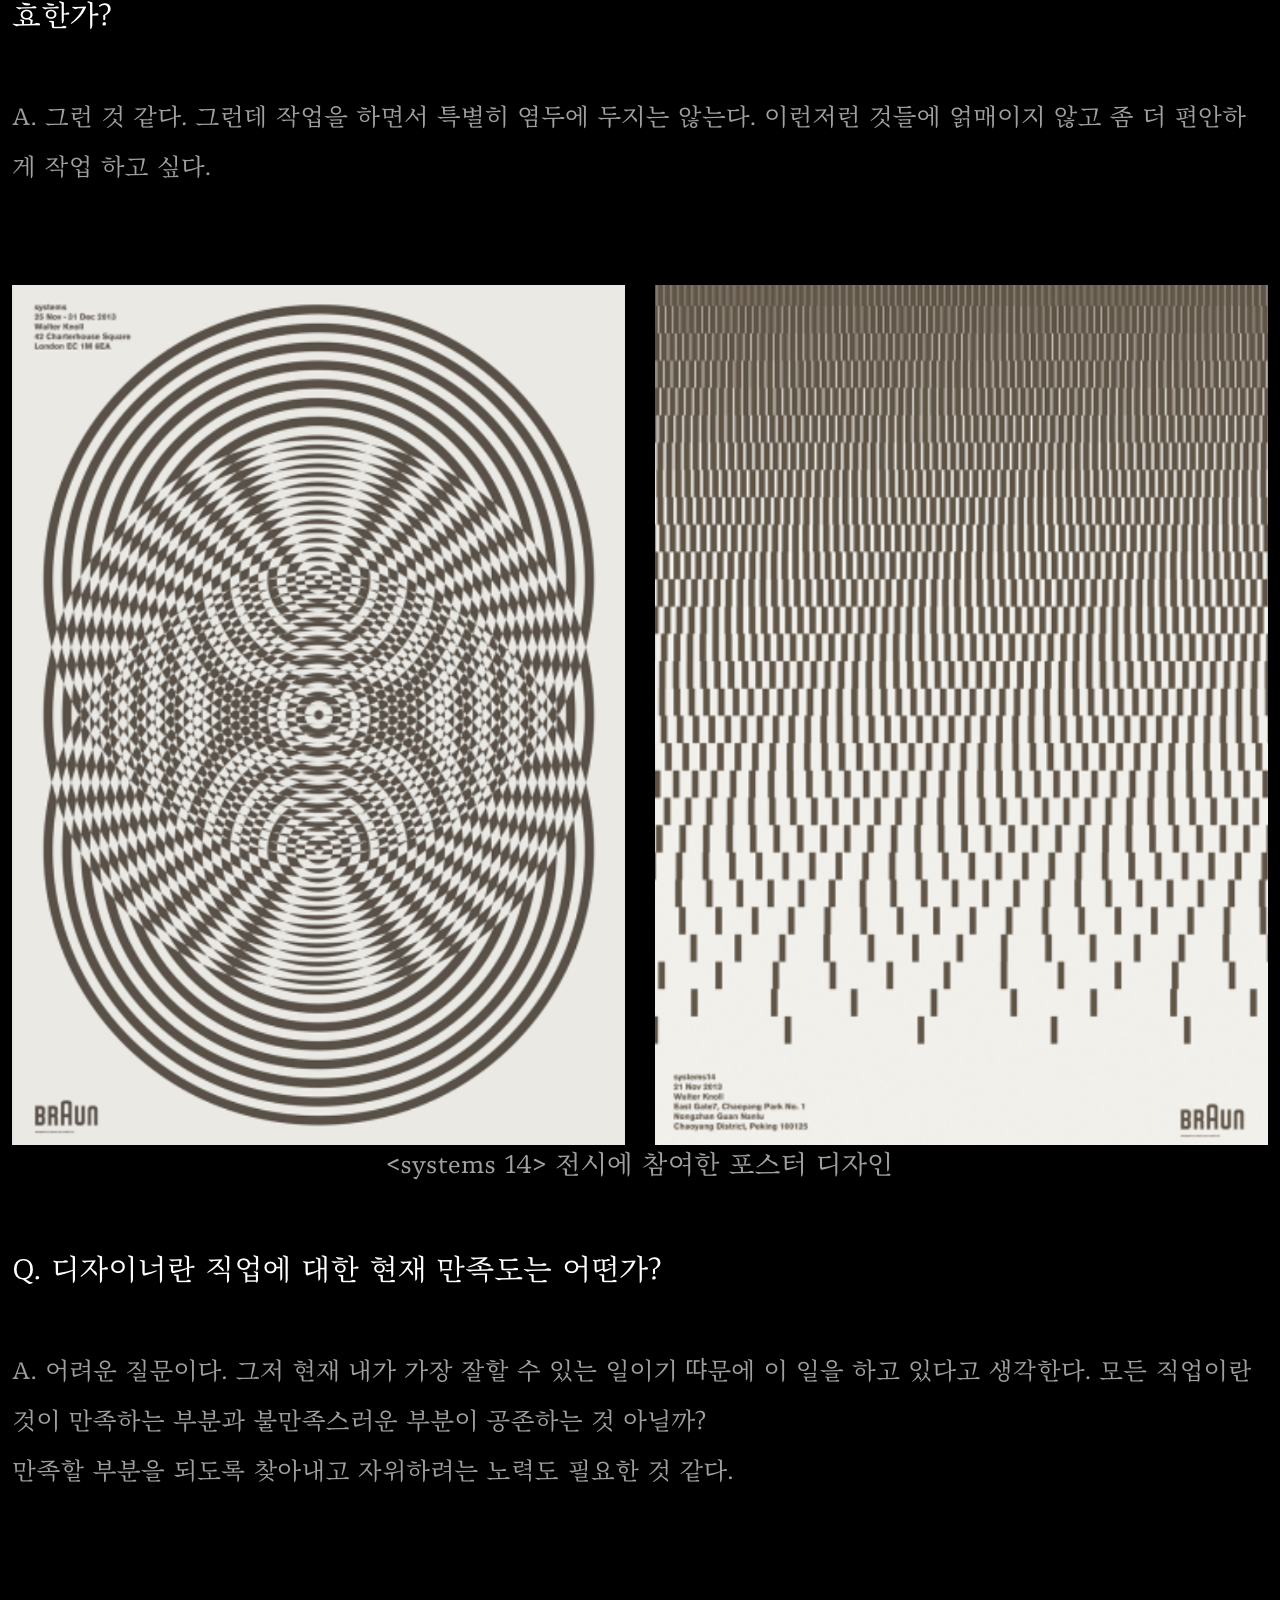
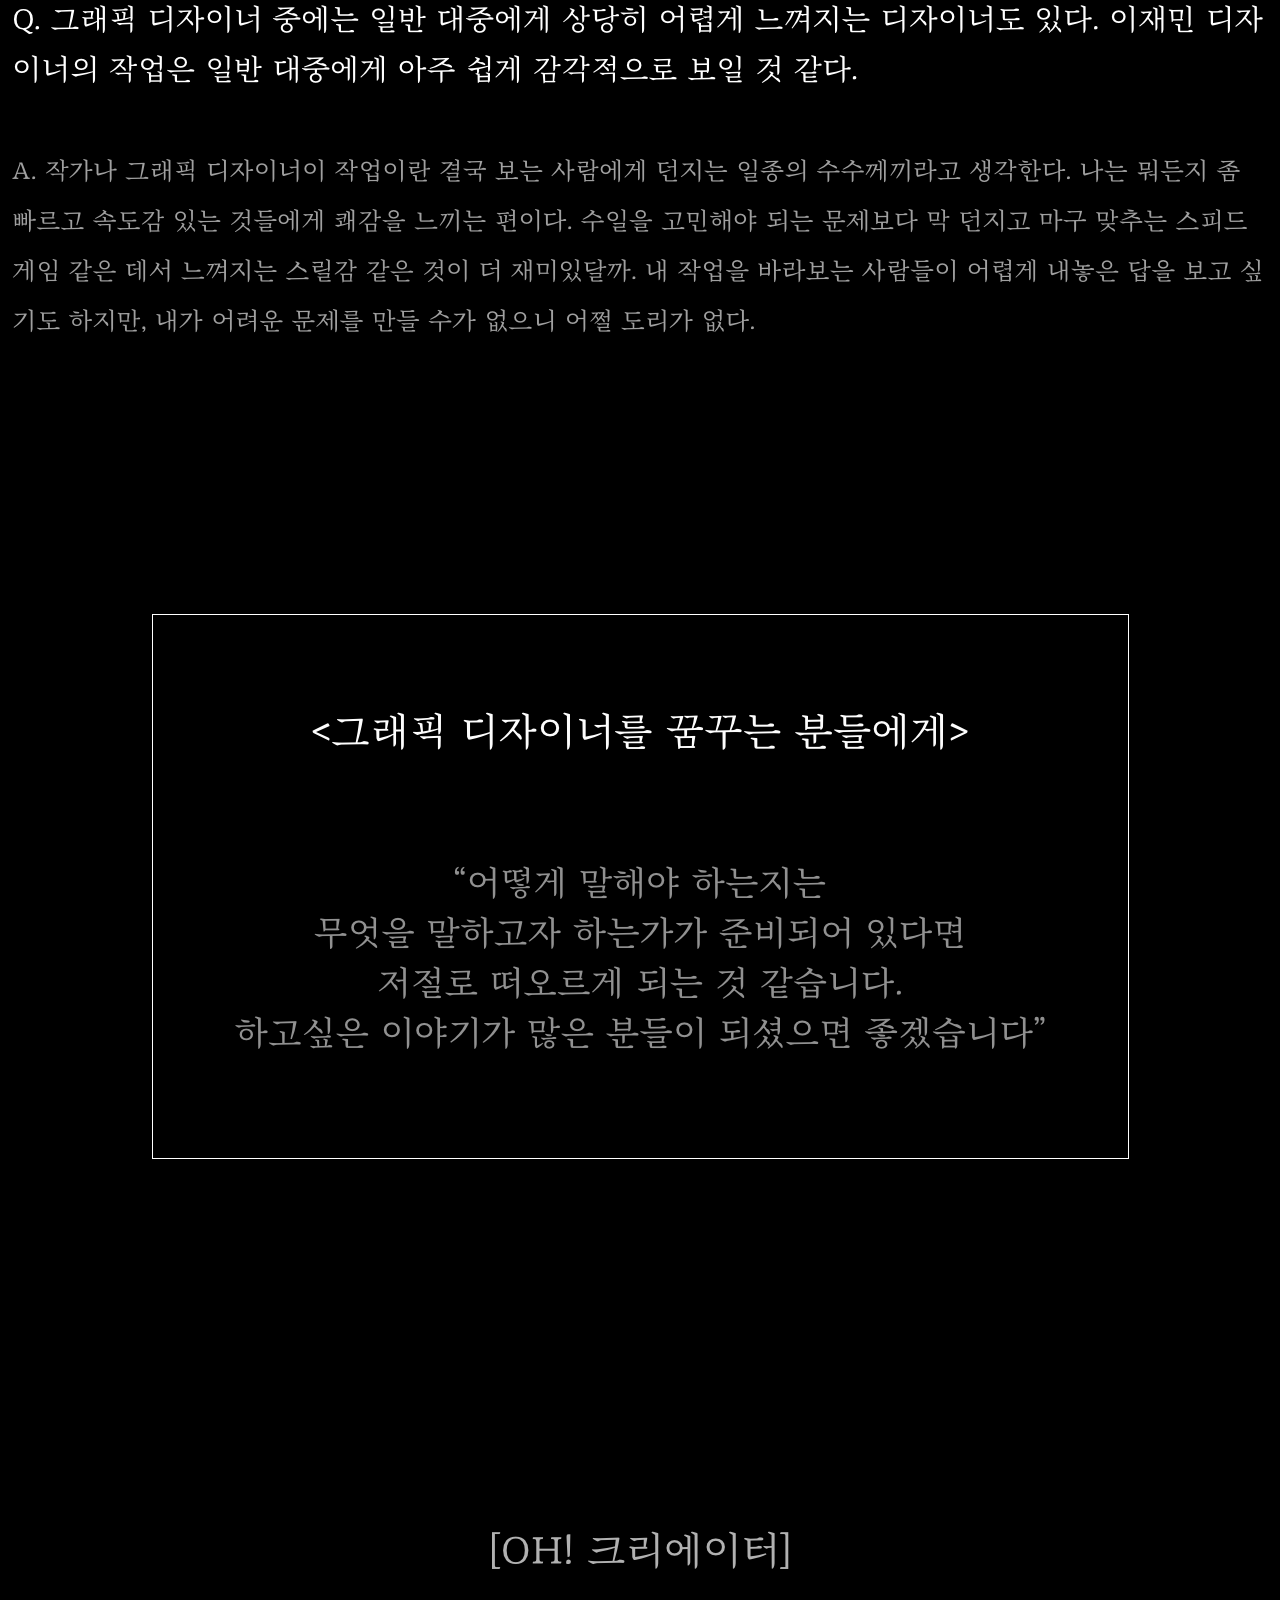
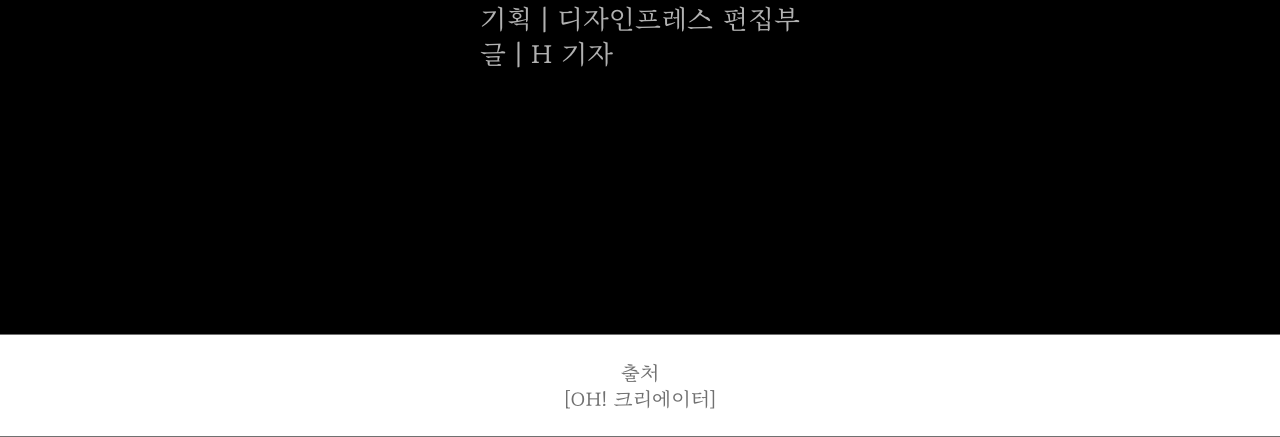
<file: sub03.html>
<!DOCTYPE html>
<html lang="ko">
<head>
    <meta charset="UTF-8">
    <meta http-equiv="X-UA-Compatible" content="IE=edge">
    <meta name="viewport" content="width=device-width, initial-scale=1.0">
    <title>JaeminLee</title>
    <link rel="stylesheet" href="master.css">
</head>
<body>
    <section>
        <div class="box0">
            <div class="s03_b01">
                <nav>
                    <ul>
                        <li class="bt00"><a href="index.html"><img src="img/sub_logo.png"></a></li>
                        <li class="bt01"><a href="sub01.html"><img src="img/sub_about.png"></a></li>
                        <li class="bt02"><a href="sub02.html"><img src="img/sub_works.png"></a></li>
                        <li class="bt03"><a href="sub03.html"><img src="img/sub_interview.png"></a></li>
                    </ul>
                </nav>
                <div class="s03_b01_txt">
                    <img src="img/Interview_.png">
                </div>
            </div>

            <div class="s03_b02">
                <img src="img/inter01.png">
            </div>
            <div class="s03_b03">
                <img src="img/inter02.png">
            </div>
            <div class="s03_b04">
                <img src="img/inter03.png">
            </div>
            <div class="s03_b05">
                <img src="img/inter04.png">
            </div>
            <div class="s03_b06">
                <img src="img/inter05.png">
            </div>
            <div class="s03_b07">
                <img src="img/inter06.png">
            </div>
            <div class="s03_b08">
                <img src="img/inter07.png">
            </div>
        </div>
    </section>

    <footer>
        <div class="ft">
            <img src="img/ft02.png">
        </div>
    </footer>
</body>
</html>
</file>
<file: master.css>
*{
    margin: 0;
    padding: 0;
    text-decoration: none;
    list-style-type: none;
}
.box0{
    background-color: black;
}
.cont{
    width: 100vw;
    background-image: url('img/사각형\ 1.png');
    background-size: cover;
    background-position: center;
    height: 100vh;
    
}
.main_logo{
    width: 100%;
    height: 396px;
    text-align: center;
    padding-top: 93px ;
}
.button_background{
    background-image: url('img/main_img.png');
    width: 1186px;
    height: 424px;
    text-align: center;
    margin-top: 51px;
}
.wrap{
    width: 1186px;
    height: 424px;
    margin: 0 auto;
}

.box1{
    height: 70px;
    width:1130px;
    padding-top: 150px;
    margin: 0 auto;
    display: flex;
    justify-content: space-between;
    border-radius: 10px;

}

/*--서브01 CSS 시작--*/

.s01_b00{
    width: 100%;
    background-color: pink;
}
.s01_b01{
    height: 800px;
    background-image: url('img/about_back.png');
    background-size: cover;
}
.s01_b02{
    height: 1452px;
    display: flex;
    justify-content: center;
    align-items: center;
}
.b_bo02{
    width: 1256px;
    height: 593px;
    border-bottom: 3px solid#707070;
    margin: 0 auto;

}
.s01_b03{height: 477px;
    display: flex;
    justify-content: center;
    align-items: center;
}
.b_bo03{width: 1263px;
        height: 420px;
        border-bottom: 3px solid#707070;
        border-top: 3px solid#707070;
        margin: 0 auto;
        padding-top: 50px;
}
.s01_b04{
    height: 620px;
    display: flex;
    justify-content: center;
    align-items: center;
}
.b_bo04{
    width: 1256px;
    height: 593px;
    border-bottom: 3px solid#707070;
    margin: 0 auto;
    padding-top: 54px;
}
.s01_b05{
    height: 1060px;
    display: flex;
    justify-content: center;
    align-items: center;
}
.b_bo05{
    width: 1263px;
    height: 1009px;
    border-bottom: 3px solid#707070;
    margin: 0 auto;
    padding-top: 54px;

}
.s01_b06{
    height: 1115px;
    display: flex;
    justify-content: center;
    align-items: center;
    padding-top: -100px;
    padding-bottom: 150px;
}
.ft{
    width: 100%;
    height: 103px;
    background-color: white;
    display: flex;
    justify-content: center;
    align-items: center;
}
/*--네비게이션 시작--*/
nav{
    width: 1500px;
    height: 77px;
    margin: 0 auto;
    padding-top: 40px;
}
ul{
    width: 1500px;
    height: 77px;
    margin: 0 auto;
    display: flex;
    justify-content: space-between;
    border-radius: 90px;
}
.bt00{
    padding-right: 200px; margin-top: -20px;
}
.bt00:hover{filter: invert(1);}
.bt01:hover{filter: invert(1);}
.bt02:hover{filter: invert(1);}
.bt03:hover{filter: invert(1);}

.s01_bo1_txt{
    width: 192px;
    height: 62px;
    padding-top: 240px;
    padding-left: 70px;
}

/*--서브02 CSS 시작--*/
.s02_bo1_txt{
    width: 192px;
    height: 62px;
    padding-top: 240px;
    padding-left: 70px;
}
.s02_b01{
    height: 800px;
    background-image: url('img/works_back.png');
    background-size: cover;
    margin-bottom: 300px;
}
.s02_b02{
    height: 1000px;
    display: flex;
    justify-content: center;
    align-items: center;
}
.s02_b03{
    height: 560px;
    display: flex;
    justify-content: center;
    align-items: center;}

.s02_b04{
    height: 1408px;
    display: flex;
    justify-content: center;
    align-items: center;}

.s02_b05{
    height:1890px;
    display: flex;
    justify-content: center;
    align-items: center;
    margin-top: 350px;
}

.s02_b06{
    height: 364px;
    display: flex;
    justify-content: center;
    align-items: center;
}

.s02_b07{
    height: 684px;
    display: flex;
    justify-content: center;
    align-items: center;}

.s02_b08{
    height: 665px;
    display: flex;
    justify-content: center;
    align-items: center;}

.s02_b09{
    height: 754px;
    display: flex;
    justify-content: center;
    align-items: center;}

.s02_b10{
    height: 1740px;
    display: flex;
    justify-content: center;
    align-items: center;
    margin-top: 350px;}

.s02_b11{
    height: 520px;
    display: flex;
    justify-content: center;
    align-items: center;}

 .s02_b12{
    height: 754px;
    justify-content: center;
    display: flex;
    align-items: center;
}

.s02_b13{
    height: 2007px;
    display: flex;
    justify-content: center;
    align-items: center;
    margin-top: 350px;
}

.s02_b14{
    height: 853px;
    display: flex;
    justify-content: center;
    align-items: center;
}

/*--서브03 CSS 시작--*/
.s03_b01_txt{
    width: 192px;
    height: 62px;
    padding-top: 240px;
    padding-left: 70px;}

.s03_b01{
    height: 800px;
    background-image: url('img/interview_back.png');
    background-size: cover;
    margin-bottom: 200px;}

.s03_b02{
    height: 806px;
    display: flex;
    justify-content: center;
    align-items: center;
}
.s03_b03{
    height: 748px;
    display: flex;
    justify-content: center;
    align-items: center;
}
.s03_b04{
    height: 931px;
    display: flex;
    justify-content: center;
    align-items: center;
}
.s03_b05{
    height: 894px;
    display: flex;
    justify-content: center;
    align-items: center;
}
.s03_b06{
    height: 900px;
    display: flex;
    justify-content: center;
    align-items: center;
}
.s03_b07{
    height: 814px;
    display: flex;
    justify-content: center;
    align-items: center;
}
.s03_b08{
    height: 641px;
    display: flex;
    justify-content: center;
    align-items: center;
}
</file>
